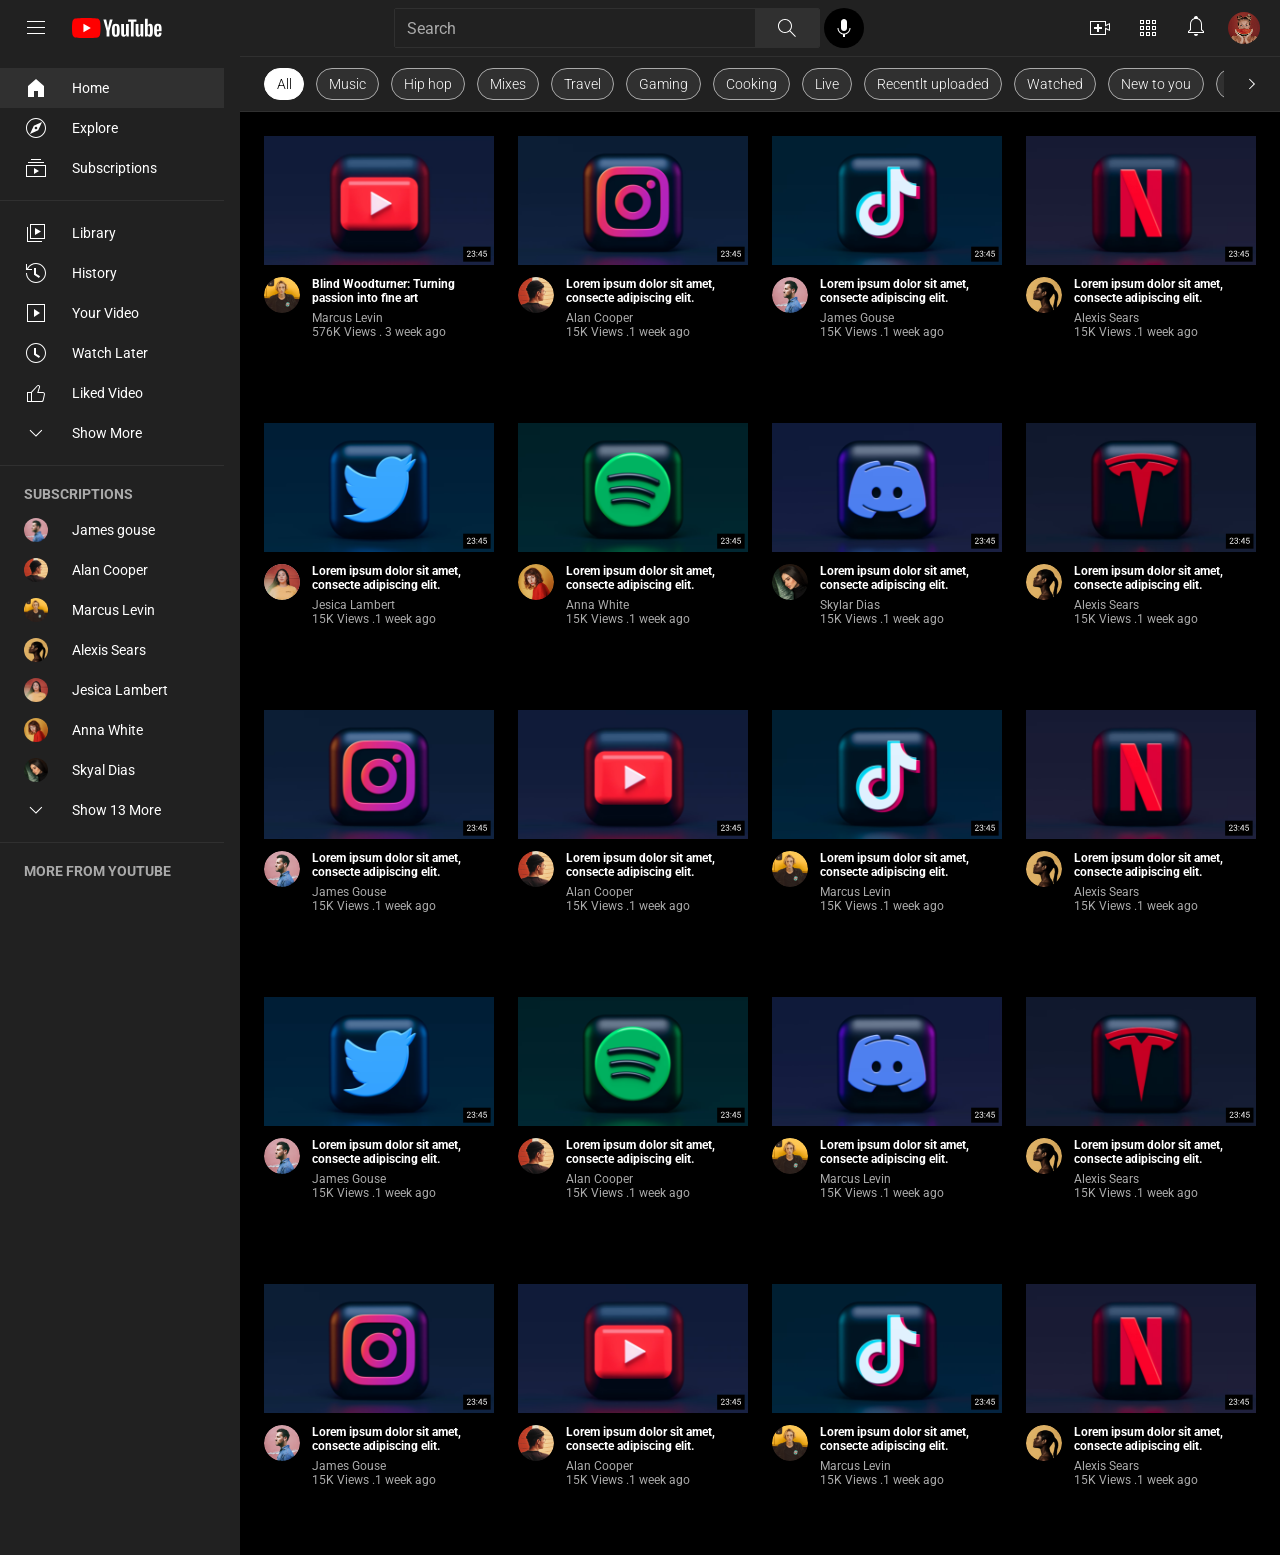
<file: index.html>
<!DOCTYPE html>
<html lang="ko">
<head>
    <meta charset="UTF-8">
    <meta name="viewport" content="width=device-width, initial-scale=1.0">
    <title>youtube 구현</title>

    <link rel="preconnect" href="https://fonts.googleapis.com">
    <link rel="preconnect" href="https://fonts.gstatic.com" crossorigin>
    <link href="https://fonts.googleapis.com/css2?family=Roboto:wght@300;400;500;700&display=swap" rel="stylesheet">

    <link rel="stylesheet" href="youtube-style.css">
    <link rel="stylesheet" href="home-style.css">
</head>
<body>
    <!-- 헤더 -->
    <header class="header">
        <div class="hd-sec1">
            <!-- 헤더 - 햄버거 버튼 -->
            <input type="checkbox" id="hamburger-toggle" class="hamburger-input">
            <label for="hamburger-toggle" class="hamburger">
                <img src="./img/youtube-index/header/hamburger.svg" alt="메뉴">
            </label>
            <!-- 유튜브 로고 -->
            <div class="main-logo">
                <img src="./img/youtube-index/header/youtube-logo.svg" alt="YouTube 로고">
            </div>
        </div>
        <div class="hd-sec2">
            <!-- 헤더 - 검색 바-->
            <div class="searchbar">
                <input type="text" placeholder="Search">
                <button type="search-submit" aria-label="검색실행">
                    <img src="./img/youtube-index/header/search.svg" alt="">
                </button>
            </div>
                <!-- 헤더 - 검색 바 - 버튼 마이크 사용 검색 -->
                <button class="mic-btn">
                    <img src="./img/youtube-index/header/mic-icon.svg" alt="음성 검색">
                </button>
        </div>
        <div class="hd-sec3">
            <!-- 헤더 - 네비 -->
            <nav class="menu">
            <!-- 헤더 - 네비 - Create 버튼 - Google Apps 버튼(지메일, 드라이브, 지도 등) - 알림 버튼 -->
                <ul class="h-nav">
                    <li class="create-btn">
                        <a href="#" class="create-btn"><img src="./img/youtube-index/header/create.svg" alt="만들기"></a>
                    </li>
                    <li class="apps-btn">
                        <a href="#" class="apps-btn"><img src="./img/youtube-index/header/apps.svg" alt="Google 앱"></a>
                    </li>
                    <li class="notification-btn">
                        <a href="#" class="notifications-btn"><img src="./img/youtube-index/header/notifications.svg" alt="알림"></a>
                    </li>
                    <!-- 프로필 + 드롭다운 메뉴 -->
                    <li class="profile-item">
                        <input type="checkbox" id="profile-toggle" class="profile-input">
                        <label for="profile-toggle" class="profile-btn">
                            <img src="./img/youtube-index/header/User-Avatar.png" alt="프로필">
                        </label>
                    
                        <div class="profile-drop">
                            <!-- 1. 프로필 카드 -->
                            <div class="drop-card">
                                <img src="./img/youtube-index/header/User-Avatar.png" class="drop-avatar" alt="">
                                <div class="profile-drop__info">
                                    <p class="drop-name">Ruby Han</p>
                                    <p class="drop-handle">@rubyhan</p>
                                    <a href="#" class="drop-channel-link">View your channel</a>
                                </div>
                            </div>
                        
                            <!-- 2. 계정 관련 -->
                            <div class="drop-section">
                                <a href="#" class="drop-item">
                                    <img src="./img/youtube-index/header/google-logo.png" class="drop-icon" alt="">
                                    <span>Google Account</span>
                                </a>
                                <a href="#" class="drop-item">
                                    <img src="./img/youtube-index/header/switch-account.png" class="drop-icon" alt="">
                                    <span>Switch account</span>
                                    <img src="./img/youtube-index/header/forward.png" class="drop-chevron" alt="">
                                </a>
                                <a href="#" class="drop-item">
                                    <img src="./img/youtube-index/header/logout.png" class="drop-icon" alt="">
                                    <span>Sign out</span>
                                </a>
                            </div>
                        
                            <!-- 3. Appearance / Language -->
                            <div class="drop-section">
                                <a href="#" class="drop-item">
                                    <img src="./img/youtube-index/header/design.png" class="drop-icon" alt="">
                                    <span>Appearance: Device theme</span>
                                    <img src="./img/youtube-index/header/forward.png" class="drop-chevron" alt="">
                                </a>
                                <a href="#" class="drop-item">
                                    <img src="./img/youtube-index/header/lang-change.png" class="drop-icon" alt="">
                                    <span>Language: English</span>
                                    <img src="./img/youtube-index/header/forward.png" class="drop-chevron" alt="">
                                </a>
                            </div>
                        
                            <!-- 4. Settings / Help  -->
                            <div class="drop-section">
                                <a href="#" class="drop-item">
                                    <img src="./img/youtube-index/header/setting.png" class="drop-icon" alt="">
                                    <span>Settings</span>
                                </a>
                                <a href="#" class="drop-item">
                                    <img src="./img/youtube-index/header/help.png" class="drop-icon" alt="">
                                    <span>Help</span>
                                </a>
                            </div>
                        </div>
                    </li>
                </ul>
            </nav>
        </div>
        
        
    </header>

    <div class="body-wrap">
        <!-- 사이드바 -->
        <aside class="sidebar">
        <!-- 사이드바 Home -->
        <!-- 사이드바 Explore -->
        <!-- 사이드바 Subscriptions -->
        <nav class="sidebar-nav1">
            <a href="#" class="sidenav-act is-active">
                <span>
                    <img src="./img/youtube-index/sidebar/home.svg" alt="">
                    <span class="menu-text">Home</span>
                </span>
            </a>
            <a href="#" class="sidenav-act">
                <span>
                    <img src="./img/youtube-index/sidebar/explore.svg" alt="">
                    <span class="menu-text">Explore</span>
                </span>
            </a>
            <a href="#" class="sidenav-act">
                <span>
                    <img src="./img/youtube-index/sidebar/subscriptions.svg" alt="">
                    <span class="menu-text">Subscriptions</span>
                </span>
            </a>
        </nav>
        
        <!-- 사이드바 Library -->
        <!-- 사이드바 History -->
        <!-- 사이드바 Your Video -->
        <!-- 사이드바 Watch Later -->
        <!-- 사이드바 Liked Videos -->
        <!-- 사이드바 - 아코디언 - Show More-->
        <nav class="sidebar-nav1">
            <a href="#" class="sidenav-act">
                <span>
                    <img src="./img/youtube-index/sidebar/Library.svg" alt="">
                    <span class="menu-text">Library</span>
                </span>
            </a>
            <a href="#" class="sidenav-act">
                <span>
                    <img src="./img/youtube-index/sidebar/History.svg" alt="">
                    <span class="menu-text">History</span>
                </span>
            </a>
            <a href="#" class="sidenav-act">
                <span>
                    <img src="./img/youtube-index/sidebar/Your%20Videos.svg" alt="">
                    <span class="menu-text">Your Video</span>
                </span>
            </a>
            <a href="#" class="sidenav-act">
                <span>
                    <img src="./img/youtube-index/sidebar/watchLater.svg" alt="">
                    <span class="menu-text">Watch Later</span>
                </span>
            </a>
            <a href="#" class="sidenav-act">
                <span>
                    <img src="./img/youtube-index/sidebar/Liked%20Videos.svg" alt="">
                    <span class="menu-text">Liked Video</span>
                </span>
            </a>
            <a href="#" class="sidenav-act">
                <span class="side-acc">
                    <img src="./img/youtube-index/sidebar/Show%20More.svg" alt="">
                    <span class="acc-btn">Show More</span>
                </span>
            </a>
        </nav>

        <!-- 사이드바 - 채널 - SUBSCRIPTIONS -->
        <!-- 사이드바 - 채널 - James Gouse -->
        <!-- 사이드바 - 채널 - Alan Cooper -->
        <!-- 사이드바 - 채널 - Marcus Levin -->
        <!-- 사이드바 - 채널 - Alexis Sears -->
        <!-- 사이드바 - 채널 - Jesica Lambert -->
        <!-- 사이드바 - 채널 - Anna White -->
        <!-- 사이드바 - 채널 - Skyal Dias -->

        <nav class="sidebar-nav2">
            <span>SUBSCRIPTIONS</span>
            <a href="#" class="sidenav-act">
                <span>
                    <img src="./img/youtube-index/sidebar/James%20Gouse.svg" alt="">
                    <span class="menu-text">James gouse</span>
                </span>
            </a>
            <a href="#" class="sidenav-act">
                <span>
                    <img src="./img/youtube-index/sidebar/Alan%20Cooper.svg" alt="">
                    <span class="menu-text">Alan Cooper</span>
                </span>
            </a>
            <a href="channel.html" class="sidenav-act">
                <span>
                    <img src="./img/youtube-index/sidebar/Marcus%20Levin.svg" alt="">
                    <span class="menu-text">Marcus Levin</span>
                </span>
            </a>
            <a href="#" class="sidenav-act">
                <span>
                    <img src="./img/youtube-index/sidebar/Alexis%20Sears.svg" alt="">
                    <span class="menu-text">Alexis Sears</span>
                </span>

            </a>
            <a href="#" class="sidenav-act">
                <span>
                    <img src="./img/youtube-index/sidebar/Jesica%20Lambert.svg" alt="">
                    <span class="menu-text">Jesica Lambert</span>
                </span>
            </a>
            <a href="#" class="sidenav-act">
                <span>
                    <img src="./img/youtube-index/sidebar/Anna%20White.svg" alt="">
                    <span class="menu-text">Anna White</span>
                </span>
            </a>
            <a href="#" class="sidenav-act">
                <span>
                    <img src="./img/youtube-index/sidebar/Skylar%20Dias.svg" alt="">
                    <span class="menu-text">Skyal Dias</span>
                </span>
            </a>
            <a href="#" class="sidenav-act">
                <span class="side-acc">
                    <img src="./img/youtube-index/sidebar/Show%2013%20more.svg" alt="">
                    <span class="acc-btn">Show 13 More</span>
                </span>
            </a>
        </nav>

        <!-- 사이드바 - MORE FROM YOUTUBE-->
        <!-- 사이드바 - Youtube Premium -->
        <!-- 사이드바 - Gaming -->
        <!-- 사이드바 - Live -->
        <!-- 사이드바 - Sports -->
        <nav class="sidebar-nav3">
            <span>MORE FROM YOUTUBE</span>
            <a href="#" class="sidenav-act">
                <span>
                    <img src="./img/youtube-index/sidebar/premium.svg" alt="">
                    <span class="menu-text">Youtube Premium</span>
                </span>
            </a>
            <a href="#" class="sidenav-act">
                <span>
                    <img src="./img/youtube-index/sidebar/gaming.svg" alt="">
                    <span class="menu-text">Gaming</span>
                </span>
            </a>
            <a href="#" class="sidenav-act">
                <span>
                    <img src="./img/youtube-index/sidebar/live.svg" alt="">
                    <span class="menu-text">Live</span>
                </span>
            </a>
            <a href="#" class="sidenav-act">
                <span>
                    <img src="./img/youtube-index/sidebar/sports.svg" alt="">
                    <span class="menu-text">Sports</span>
                </span>

            </a>
        </nav>

        <!-- 사이드바 - Settings -->
        <!-- 사이드바 - Report history -->
        <!-- 사이드바 - Help -->
        <!-- 사이드바 - Send feedback -->
        <nav class="sidebar-nav4">
            <a href="#" class="sidenav-act">
                <span>
                    <img src="./img/youtube-index/sidebar/settings.svg" alt="">
                    <span class="menu-text">Settings</span>
                </span>
            </a>
            <a href="#" class="sidenav-act">
                <span>
                    <img src="./img/youtube-index/sidebar/report.svg" alt="">
                    <span class="menu-text">Report history</span>
                </span>
            </a>
            <a href="#" class="sidenav-act">
                <span>
                    <img src="./img/youtube-index/sidebar/help.svg" alt="">
                    <span class="menu-text">Help</span>
                </span>
            </a>
            <a href="#" class="sidenav-act">
                <span>
                    <img src="./img/youtube-index/sidebar/feedback.svg" alt="">
                    <span class="menu-text">Send feedback</span>
                </span>
            </a>
        </nav>
        </aside>

        <!-- 메인 -->
        <main class="main-grid">
            <!-- 탭들 -->
            <nav class="top-menu">
                <ul class="menu-list">
                    <li><button class="menu-item active">All</li>
                    <li><button class="menu-item">Music</button></li>
                    <li><button class="menu-item">Hip hop</button></li>
                    <li><button class="menu-item">Mixes</button></li>
                    <li><button class="menu-item">Travel</button></li>
                    <li><button class="menu-item">Gaming</button></li>
                    <li><button class="menu-item">Cooking</button></li>
                    <li><button class="menu-item">Live</button></li>
                    <li><button class="menu-item">Recentlt uploaded</button></li>
                    <li><button class="menu-item">Watched</button></li>
                    <li><button class="menu-item">New to you</button></li>
                    <li><button class="menu-item">Comedy</button></li>
                    <li><button class="menu-item">Sports</button></li>
                    <li><button class="menu-item">News</button></li>
                    <li><button class="menu-item">Podcasts</button></li>
                    <li><button class="menu-item">Documentaries</button></li>
                    <li><button class="menu-item">Fashion</button></li>
                    <li><button class="menu-item">Tech</button></li>
                    <li><button class="menu-item">Fitness</button></li>
                    <li><button class="menu-item">Beauty</button></li>
                    <li><button class="menu-item">Movies</button></li>
                    <li><button class="menu-item">Education</button></li>
                    <li><button class="menu-item">Science</button></li>
                    <li><button class="menu-item">Animals</button></li>
                    <li><button class="menu-item">Automotive</button></li>
                    <li><button class="menu-item">DIY</button></li>
                    <li><button class="menu-item">History</button></li>
                </ul>
            <button class="arrow" aria-label="더보기">
                <img src="./img/youtube-index/main/arrow-right.svg" alt="">
            </button>
            </nav>
            <!-- 영상 그리드 -->
            <article class="grid">
            <div class="grid-item">
                <a href="video.html" class="grid-item">
                    <!-- 영상 -->
                    <div class="grid-video">
                        <img src="./img/youtube-index/main/yout.svg" alt="Blind Woodturner: Turning passion into fine art 썸네일">
                    </div>
                    <!-- VIDEO 페이지 연동 부분 -->
                    <div class="grid-desc">
                        <img src="./img/youtube-index/main/Marcus%20Levin.svg" alt="Marcus Levin 채널 프로필 사진">
                            <!-- 영상 제목 -->
                        <div class="grid-text">
                            <h3>Blind Woodturner: Turning passion into fine art</h3>
                            <!-- 영상 채널명 -->
                            <p>Marcus Levin</p>
                            <!-- 영상 조회수, 업로드 일자 -->
                            <p>576K Views . 3 week ago</p>
                        </div>
                    </div>
                </a>
            </div>
            <div class="grid-item">
                <a href="#" class="grid-item">
                    <!-- 영상 -->
                    <div class="grid-video">
                        <img src="./img/youtube-index/main/insta.svg" alt="Lorem ipsum dolor sit amet, consecte adipiscing elit. 썸네일">
                    </div>
                    <div class="grid-desc">
                        <img src="./img/youtube-index/main/Alan%20Cooper.svg" alt="Alan Cooper 채널 프로필 사진">
                        <div class="grid-text">
                            <h3>Lorem ipsum dolor sit amet, consecte adipiscing elit.</h3>
                            <!-- 영상 채널명 -->
                            <p>Alan Cooper</p>
                            <!-- 영상 조회수, 업로드 일자 -->
                            <p>15K Views .1 week ago</p>
                        </div>
                    </div>
                </a>
            </div>
            <div class="grid-item">
                <a href="#" class="grid-item">
                    <!-- 영상 -->
                    <div class="grid-video">
                        <img src="./img/youtube-index/main/tict.svg" alt="Lorem ipsum dolor sit amet, consecte adipiscing elit. 썸네일">
                    </div>
                    <div class="grid-desc">
                        <img src="./img/youtube-index/main/James%20Gouse.svg" alt="James Gouse 채널 프로필 사진">
                        <div class="grid-text">
                            <h3>Lorem ipsum dolor sit amet, consecte adipiscing elit.</h3>
                            <!-- 영상 채널명 -->
                            <p>James Gouse</p>
                            <!-- 영상 조회수, 업로드 일자 -->
                            <p>15K Views .1 week ago</p>
                        </div>
                    </div>
                </a>
            </div>
            <div class="grid-item">
                <a href="#" class="grid-item">
                    <!-- 영상 -->
                    <div class="grid-video">
                        <img src="./img/youtube-index/main/netf.svg" alt="Lorem ipsum dolor sit amet, consecte adipiscing elit. 썸네일">
                    </div>
                    <div class="grid-desc">
                        <img src="./img/youtube-index/main/Alexis%20Sears.svg" alt="Alexis Sears 채널 프로필 사진">
                        <div class="grid-text">
                            <!-- 영상 제목 -->
                            <h3>Lorem ipsum dolor sit amet, consecte adipiscing elit.</h3>
                            <!-- 영상 채널명 -->
                            <p>Alexis Sears</p>
                            <!-- 영상 조회수, 업로드 일자 -->
                            <p>15K Views .1 week ago</p>
                        </div>
                    </div>
                </a>
            </div>

            <div class="grid-item">
                <a href="#" class="grid-item">
                    <!-- 영상 -->
                    <div class="grid-video">
                        <img src="./img/youtube-index/main/twit.svg" alt="Lorem ipsum dolor sit amet, consecte adipiscing elit. 썸네일">
                    </div>
                    <div class="grid-desc">
                        <img src="./img/youtube-index/main/Jesica%20Lambert.svg" alt="Jesica Lambert 채널 프로필 사진">
                        <div class="grid-text">
                            <!-- 영상 제목 -->
                            <h3>Lorem ipsum dolor sit amet, consecte adipiscing elit.</h3>
                            <!-- 영상 채널명 -->
                            <p>Jesica Lambert</p>
                            <!-- 영상 조회수, 업로드 일자 -->
                            <p>15K Views .1 week ago</p>
                        </div>
                    </div>
                </a>
            </div>
            <div class="grid-item">
                <a href="#" class="grid-item">
                    <!-- 영상 -->
                    <div class="grid-video">
                        <img src="./img/youtube-index/main/spot.svg" alt="Lorem ipsum dolor sit amet, consecte adipiscing elit. 썸네일">
                    </div>
                    <div class="grid-desc">
                        <img src="./img/youtube-index/main/Anna%20White.svg" alt="Anna White 채널 프로필 사진">
                        <div class="grid-text">
                            <!-- 영상 제목 -->
                            <h3>Lorem ipsum dolor sit amet, consecte adipiscing elit.</h3>
                            <!-- 영상 채널명 -->
                            <p>Anna White</p>
                            <!-- 영상 조회수, 업로드 일자 -->
                            <p>15K Views .1 week ago</p>
                        </div>
                    </div>
                </a>
            </div>
            <div class="grid-item">
                <a href="#" class="grid-item">
                    <!-- 영상 -->
                    <div class="grid-video">
                        <img src="./img/youtube-index/main/disc.svg" alt="Lorem ipsum dolor sit amet, consecte adipiscing elit. 썸네일">
                    </div>
                    <div class="grid-desc">
                        <img src="./img/youtube-index/main/Skylar%20Dias.svg" alt="Skylar Dias 채널 프로필 사진">
                        <div class="grid-text">
                            <!-- 영상 제목 -->
                            <h3>Lorem ipsum dolor sit amet, consecte adipiscing elit.</h3>
                            <!-- 영상 채널명 -->
                            <p>Skylar Dias</p>
                            <!-- 영상 조회수, 업로드 일자 -->
                            <p>15K Views .1 week ago</p>
                        </div>
                    </div>
                </a>
            </div>
            <div class="grid-item">
                <a href="#" class="grid-item">
                    <!-- 영상 -->
                    <div class="grid-video">
                        <img src="./img/youtube-index/main/tesla.svg" alt="Lorem ipsum dolor sit amet, consecte adipiscing elit. 썸네일">
                    </div>
                    <div class="grid-desc">
                        <img src="./img/youtube-index/main/Alexis%20Sears.svg" alt="Alexis Sears 채널 프로필 사진">
                        <div class="grid-text">
                            <!-- 영상 제목 -->
                            <h3>Lorem ipsum dolor sit amet, consecte adipiscing elit.</h3>
                            <!-- 영상 채널명 -->
                            <p>Alexis Sears</p>
                            <!-- 영상 조회수, 업로드 일자 -->
                            <p>15K Views .1 week ago</p>
                        </div>
                    </div>
                </a>
            </div>
            <div class="grid-item">
                <a href="#" class="grid-item">
                    <!-- 영상 -->
                    <div class="grid-video">
                        <img src="./img/youtube-index/main/insta.svg" alt="Lorem ipsum dolor sit amet, consecte adipiscing elit. 썸네일">
                    </div>
                    <div class="grid-desc">
                        <img src="./img/youtube-index/main/James%20Gouse.svg" alt="James Gouse 채널 프로필 사진">
                        <div class="grid-text">
                            <!-- 영상 제목 -->
                            <h3>Lorem ipsum dolor sit amet, consecte adipiscing elit.</h3>
                            <!-- 영상 채널명 -->
                            <p>James Gouse</p>
                            <!-- 영상 조회수, 업로드 일자 -->
                            <p>15K Views .1 week ago</p>
                        </div>
                    </div>
                </a>
            </div>
            <div class="grid-item">
                <a href="#" class="grid-item">
                    <!-- 영상 -->
                    <div class="grid-video">
                        <img src="./img/youtube-index/main/yout.svg" alt="Lorem ipsum dolor sit amet, consecte adipiscing elit. 썸네일">
                    </div>
                    <div class="grid-desc">
                        <img src="./img/youtube-index/main/Alan%20Cooper.svg" alt="Alan Cooper 채널 프로필 사진">
                        <div class="grid-text">
                            <!-- 영상 제목 -->
                            <h3>Lorem ipsum dolor sit amet, consecte adipiscing elit.</h3>
                            <!-- 영상 채널명 -->
                            <p>Alan Cooper</p>
                            <!-- 영상 조회수, 업로드 일자 -->
                            <p>15K Views .1 week ago</p>
                        </div>
                    </div>
                </a>
            </div>
            <div class="grid-item">
                <a href="#" class="grid-item">
                    <!-- 영상 -->
                    <div class="grid-video">
                        <img src="./img/youtube-index/main/tict.svg" alt="Lorem ipsum dolor sit amet, consecte adipiscing elit. 썸네일">
                    </div>
                    <div class="grid-desc">
                        <img src="./img/youtube-index/main/Marcus%20Levin.svg" alt="Marcus Levin 채널 프로필 사진">
                        <div class="grid-text">
                            <!-- 영상 제목 -->
                            <h3>Lorem ipsum dolor sit amet, consecte adipiscing elit.</h3>
                            <!-- 영상 채널명 -->
                            <p>Marcus Levin</p>
                            <!-- 영상 조회수, 업로드 일자 -->
                            <p>15K Views .1 week ago</p>
                        </div>
                    </div>
                </a>
            </div>
            <div class="grid-item">
                <a href="#" class="grid-item">
                    <!-- 영상 -->
                    <div class="grid-video">
                        <img src="./img/youtube-index/main/netf.svg" alt="Lorem ipsum dolor sit amet, consecte adipiscing elit. 썸네일">
                    </div>
                    <div class="grid-desc">
                        <img src="./img/youtube-index/main/Alexis%20Sears.svg" alt="Alexis Sears 채널 프로필 사진">
                        <div class="grid-text">
                            <!-- 영상 제목 -->
                            <h3>Lorem ipsum dolor sit amet, consecte adipiscing elit.</h3>
                            <!-- 영상 채널명 -->
                            <p>Alexis Sears</p>
                            <!-- 영상 조회수, 업로드 일자 -->
                            <p>15K Views .1 week ago</p>
                        </div>
                    </div> 
                </a>
            </div>
            <div class="grid-item">
                <a href="#" class="grid-item">
                    <!-- 영상 -->
                    <div class="grid-video">
                        <img src="./img/youtube-index/main/twit.svg" alt="Lorem ipsum dolor sit amet, consecte adipiscing elit. 썸네일">
                    </div>
                    <div class="grid-desc">
                        <img src="./img/youtube-index/main/James%20Gouse.svg" alt="James Gouse 채널 프로필 사진">
                        <div class="grid-text">
                            <!-- 영상 제목 -->
                            <h3>Lorem ipsum dolor sit amet, consecte adipiscing elit.</h3>
                            <!-- 영상 채널명 -->
                            <p>James Gouse</p>
                            <!-- 영상 조회수, 업로드 일자 -->
                            <p>15K Views .1 week ago</p>
                        </div>
                    </div>
                </a>
            </div>
            <div class="grid-item">
                <a href="#" class="grid-item">
                    <!-- 영상 -->
                    <div class="grid-video">
                        <img src="./img/youtube-index/main/spot.svg" alt="Lorem ipsum dolor sit amet, consecte adipiscing elit. 썸네일">
                    </div>
                    <div class="grid-desc">
                        <img src="./img/youtube-index/main/Alan%20Cooper.svg" alt="Alan Cooper 채널 프로필 사진">
                        <div class="grid-text">
                            <!-- 영상 제목 -->
                            <h3>Lorem ipsum dolor sit amet, consecte adipiscing elit.</h3>
                            <!-- 영상 채널명 -->
                            <p>Alan Cooper</p>
                            <!-- 영상 조회수, 업로드 일자 -->
                            <p>15K Views .1 week ago</p>                        
                        </div>
                    </div>
                </a>
            </div>
            <div class="grid-item">
                <a href="#" class="grid-item">
                    <!-- 영상 -->
                    <div class="grid-video">
                        <img src="./img/youtube-index/main/disc.svg" alt="Lorem ipsum dolor sit amet, consecte adipiscing elit. 썸네일">
                    </div>
                    <div class="grid-desc">
                        <img src="./img/youtube-index/main/Marcus%20Levin.svg" alt="Marcus Levin 채널 프로필 사진">
                        <div class="grid-text">
                            <h3>Lorem ipsum dolor sit amet, consecte adipiscing elit.</h3>
                            <!-- 영상 채널명 -->
                            <p>Marcus Levin</p>
                            <!-- 영상 조회수, 업로드 일자 -->
                            <p>15K Views .1 week ago</p>                    
                        </div>
                    </div>
                </a>
            </div>
            <div class="grid-item">
                <a href="#" class="grid-item">
                    <!-- 영상 -->
                    <div class="grid-video">
                        <img src="./img/youtube-index/main/tesla.svg" alt="Lorem ipsum dolor sit amet, consecte adipiscing elit. 썸네일">
                    </div>
                    <div class="grid-desc">
                        <img src="./img/youtube-index/main/Alexis%20Sears.svg" alt="Alexis Sears 채널 프로필 사진">
                        <div class="grid-text">
                            <h3>Lorem ipsum dolor sit amet, consecte adipiscing elit.</h3>
                            <!-- 영상 채널명 -->
                            <p>Alexis Sears</p>
                            <!-- 영상 조회수, 업로드 일자 -->
                            <p>15K Views .1 week ago</p>    
                        </div>
                    </div>
                </a>
            </div>
            <div class="grid-item">
                <a href="#" class="grid-item">
                    <!-- 영상 -->
                    <div class="grid-video">
                        <img src="./img/youtube-index/main/insta.svg" alt="Lorem ipsum dolor sit amet, consecte adipiscing elit. 썸네일">
                    </div>
                    <div class="grid-desc">
                        <img src="./img/youtube-index/main/James%20Gouse.svg" alt="James Gouse 채널 프로필 사진">
                        <div class="grid-text">
                            <!-- 영상 제목 -->
                            <h3>Lorem ipsum dolor sit amet, consecte adipiscing elit.</h3>
                            <!-- 영상 채널명 -->
                            <p>James Gouse</p>
                            <!-- 영상 조회수, 업로드 일자 -->
                            <p>15K Views .1 week ago</p>
                        </div>
                    </div>
                </a>
            </div>
            <div class="grid-item">
                <a href="#" class="grid-item">
                    <!-- 영상 -->
                    <div class="grid-video">
                        <img src="./img/youtube-index/main/yout.svg" alt="Lorem ipsum dolor sit amet, consecte adipiscing elit. 썸네일">
                    </div>
                    <div class="grid-desc">
                        <img src="./img/youtube-index/main/Alan%20Cooper.svg" alt="Alan Cooper 채널 프로필 사진">
                        <div class="grid-text">
                            <!-- 영상 제목 -->
                            <h3>Lorem ipsum dolor sit amet, consecte adipiscing elit.</h3>
                            <!-- 영상 채널명 -->
                            <p>Alan Cooper</p>
                            <!-- 영상 조회수, 업로드 일자 -->
                            <p>15K Views .1 week ago</p>
                        </div>
                    </div>
                </a>
            </div>
            <div class="grid-item">
                <a href="#" class="grid-item">
                    <!-- 영상 -->
                    <div class="grid-video">
                        <img src="./img/youtube-index/main/tict.svg" alt="Lorem ipsum dolor sit amet, consecte adipiscing elit. 썸네일">
                    </div>
                    <div class="grid-desc">
                        <img src="./img/youtube-index/main/Marcus%20Levin.svg" alt="Marcus Levin 채널 프로필 사진">
                        <div class="grid-text">
                            <!-- 영상 제목 -->
                            <h3>Lorem ipsum dolor sit amet, consecte adipiscing elit.</h3>
                            <!-- 영상 채널명 -->
                            <p>Marcus Levin</p>
                            <!-- 영상 조회수, 업로드 일자 -->
                            <p>15K Views .1 week ago</p>
                        </div>
                    </div>
                </a>
            </div>
            <div class="grid-item">
                <a href="#" class="grid-item">
                    <!-- 영상 -->
                    <div class="grid-video">
                        <img src="./img/youtube-index/main/netf.svg" alt="Lorem ipsum dolor sit amet, consecte adipiscing elit. 썸네일">
                    </div>
                    <div class="grid-desc">
                        <img src="./img/youtube-index/main/Alexis%20Sears.svg" alt="Alexis Sears 채널 프로필 사진">
                        <div class="grid-text">
                            <!-- 영상 제목 -->
                            <h3>Lorem ipsum dolor sit amet, consecte adipiscing elit.</h3>
                            <!-- 영상 채널명 -->
                            <p>Alexis Sears</p>
                            <!-- 영상 조회수, 업로드 일자 -->
                            <p>15K Views .1 week ago</p>
                        </div>
                    </div>
                </a>
            </div>
            </article>
        </main>
    </div>
    
    <!-- 모바일/태블릿 전용 하단 내비게이션 -->
    <nav class="bottom-nav">
        <a href="#" class="nav-item">
            <img src="./img/youtube-index/sidebar/home.svg" alt="home">
        </a>
        <a href="#" class="nav-item">
            <img src="./img/youtube-index/sidebar/Your%20Videos.svg" alt="video">
        </a>
        <a href="#" class="nav-item">
            <img src="./img/youtube-index/sidebar/subscriptions.svg" alt="subs">
        </a>
        <a href="#" class="nav-item">
            <img src="./img/youtube-index/header/User-Avatar.png" alt="avatarimg">
        </a>
    </nav>

</body>
</html>
</file>
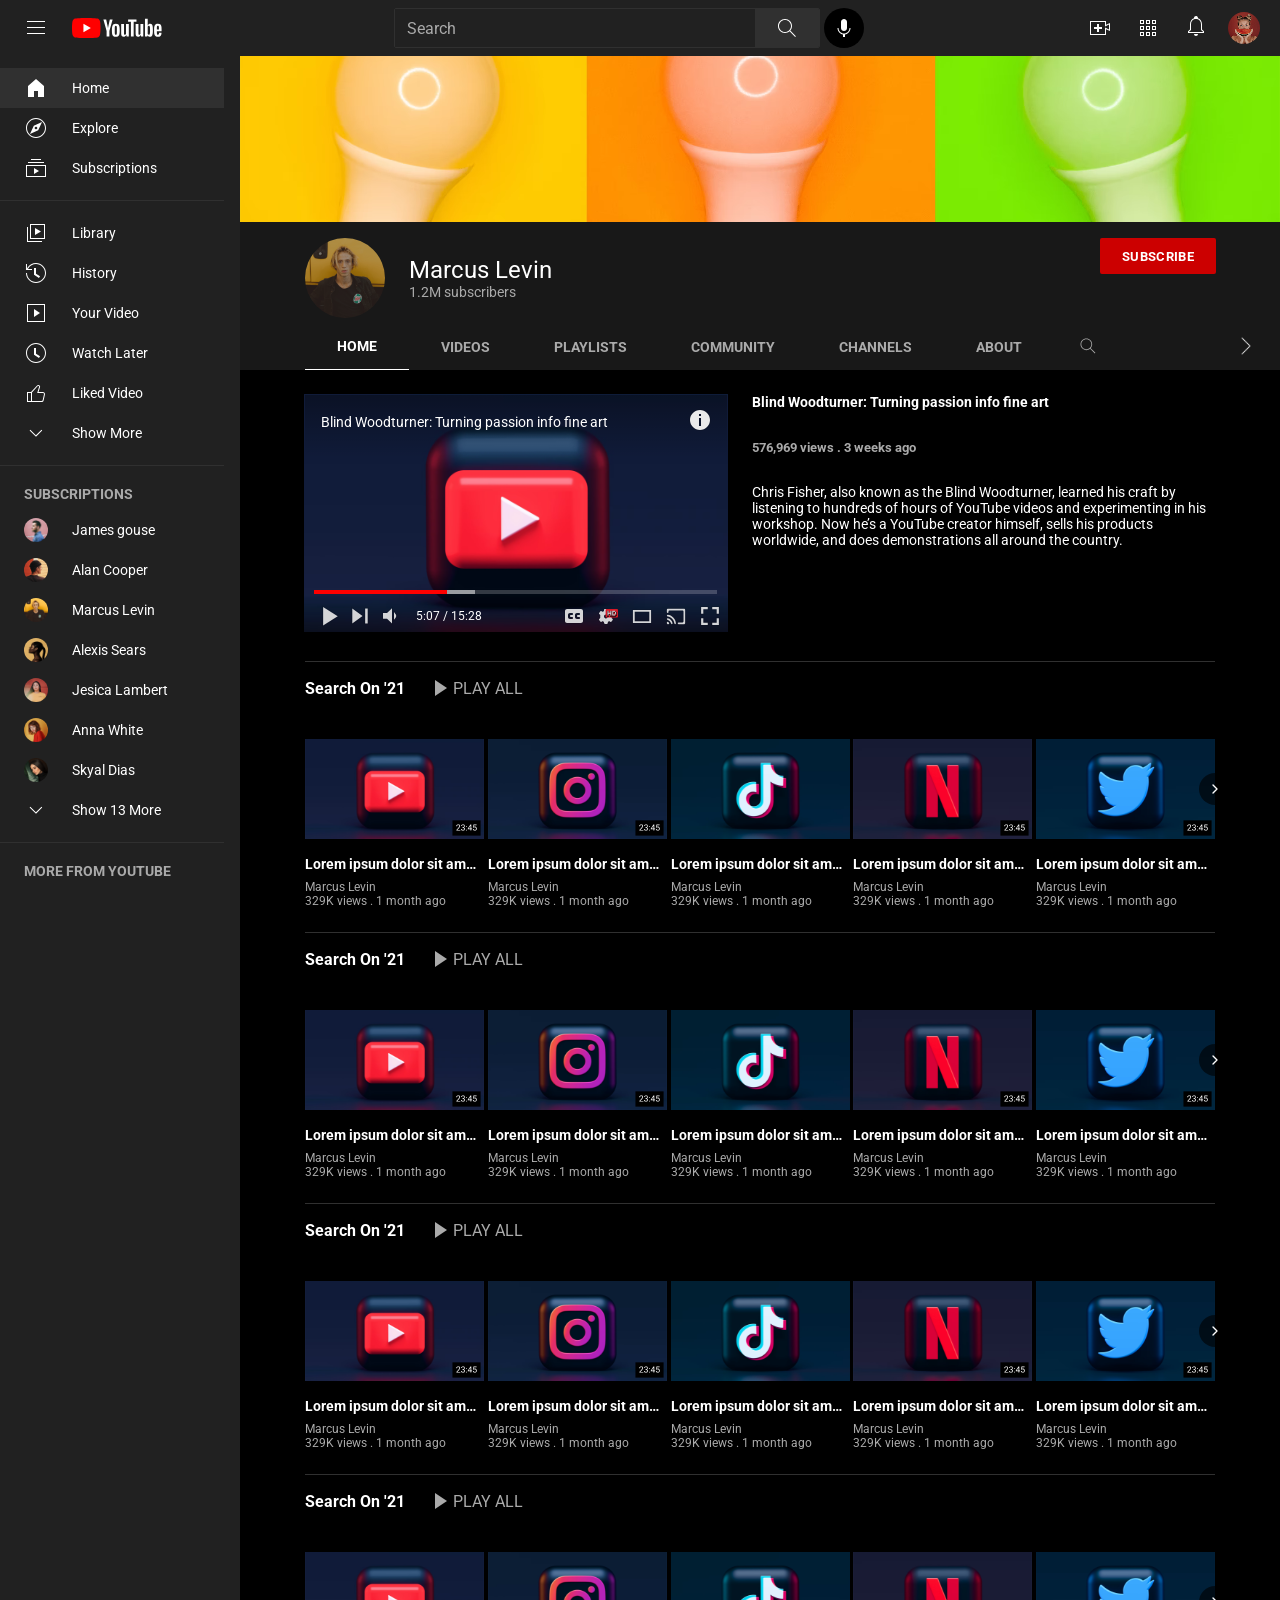
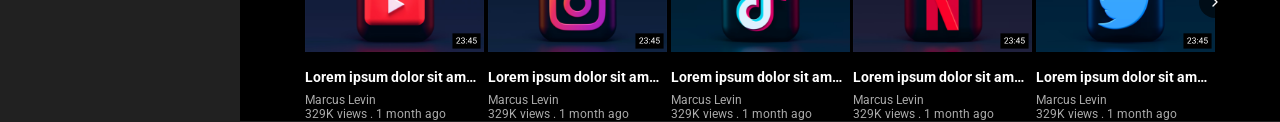
<file: channel.html>
<!DOCTYPE html>
<html lang="ko">
<head>
    <meta charset="UTF-8">
    <meta name="viewport" content="width=device-width, initial-scale=1.0">
    <title>youtube 구현 - channel page</title>
    <link rel="preconnect" href="https://fonts.googleapis.com">
    <link rel="preconnect" href="https://fonts.gstatic.com" crossorigin>
    <link href="https://fonts.googleapis.com/css2?family=Roboto:wght@300;400;500;700&display=swap" rel="stylesheet">
    
    <link rel="stylesheet" href="youtube-style.css">
    <link rel="stylesheet" href="channel-style.css">
</head>
<body>
    <!-- 헤더 -->
    <header class="header">
        <div class="hd-sec1">
            <!-- 헤더 - 햄버거 버튼 -->
            <input type="checkbox" id="hamburger-toggle" class="hamburger-input">
            <label for="hamburger-toggle" class="hamburger">
                <img src="./img/youtube-index/header/hamburger.svg" alt="메뉴">
            </label>
            <!-- 유튜브 로고 -->
            <a href="index.html" class="main-logo">
                <img src="./img/youtube-index/header/youtube-logo.svg" alt="YouTube 로고">
            </a>
        </div>
        <div class="hd-sec2">
            <!-- 헤더 - 검색 바-->
            <div class="searchbar">
                <input type="text" placeholder="Search">
                <button type="search-submit" aria-label="검색실행">
                    <img src="./img/youtube-index/header/search.svg" alt="">
                </button>
            </div>
                <!-- 헤더 - 검색 바 - 버튼 마이크 사용 검색 -->
                <button class="mic-btn">
                    <img src="./img/youtube-index/header/mic-icon.svg" alt="음성 검색">
                </button>
        </div>
        <div class="hd-sec3">
            <!-- 헤더 - 네비 -->
            <nav class="menu">
            <!-- 헤더 - 네비 - Create 버튼 - Google Apps 버튼(지메일, 드라이브, 지도 등) - 알림 버튼 -->
                <ul class="h-nav">
                    <li class="create-btn">
                        <a href="#" class="create-btn"><img src="./img/youtube-index/header/create.svg" alt="만들기"></a>
                    </li>
                    <li class="apps-btn">
                        <a href="#" class="apps-btn"><img src="./img/youtube-index/header/apps.svg" alt="Google 앱"></a>
                    </li>
                    <li class="notification-btn">
                        <a href="#" class="notifications-btn"><img src="./img/youtube-index/header/notifications.svg" alt="알림"></a>
                    </li>
                    <!-- 프로필 + 드롭다운 메뉴 -->
                    <li class="profile-item">
                        <input type="checkbox" id="profile-toggle" class="profile-input">
                        <label for="profile-toggle" class="profile-btn">
                            <img src="./img/youtube-index/header/User-Avatar.png" alt="프로필">
                        </label>
                    
                        <div class="profile-drop">
                            <!-- 1. 프로필 카드 -->
                            <div class="drop-card">
                                <img src="./img/youtube-index/header/User-Avatar.png" class="drop-avatar" alt="">
                                <div class="profile-drop__info">
                                    <p class="drop-name">Ruby Han</p>
                                    <p class="drop-handle">@rubyhan</p>
                                    <a href="#" class="drop-channel-link">View your channel</a>
                                </div>
                            </div>
                        
                            <!-- 2. 계정 관련 -->
                            <div class="drop-section">
                                <a href="#" class="drop-item">
                                    <img src="./img/youtube-index/header/google-logo.png" class="drop-icon" alt="">
                                    <span>Google Account</span>
                                </a>
                                <a href="#" class="drop-item">
                                    <img src="./img/youtube-index/header/switch-account.png" class="drop-icon" alt="">
                                    <span>Switch account</span>
                                    <img src="./img/youtube-index/header/forward.png" class="drop-chevron" alt="">
                                </a>
                                <a href="#" class="drop-item">
                                    <img src="./img/youtube-index/header/logout.png" class="drop-icon" alt="">
                                    <span>Sign out</span>
                                </a>
                            </div>
                        
                            <!-- 3. Appearance / Language -->
                            <div class="drop-section">
                                <a href="#" class="drop-item">
                                    <img src="./img/youtube-index/header/design.png" class="drop-icon" alt="">
                                    <span>Appearance: Device theme</span>
                                    <img src="./img/youtube-index/header/forward.png" class="drop-chevron" alt="">
                                </a>
                                <a href="#" class="drop-item">
                                    <img src="./img/youtube-index/header/lang-change.png" class="drop-icon" alt="">
                                    <span>Language: English</span>
                                    <img src="./img/youtube-index/header/forward.png" class="drop-chevron" alt="">
                                </a>
                            </div>
                        
                            <!-- 4. Settings / Help  -->
                            <div class="drop-section">
                                <a href="#" class="drop-item">
                                    <img src="./img/youtube-index/header/setting.png" class="drop-icon" alt="">
                                    <span>Settings</span>
                                </a>
                                <a href="#" class="drop-item">
                                    <img src="./img/youtube-index/header/help.png" class="drop-icon" alt="">
                                    <span>Help</span>
                                </a>
                            </div>
                        </div>
                    </li>
                </ul>
            </nav>
        </div>
        
        
    </header>

    <div class="body-wrap">
        <!-- 사이드바 -->
        <aside class="sidebar">
        <!-- 사이드바 Home -->
        <!-- 사이드바 Explore -->
        <!-- 사이드바 Subscriptions -->
        <nav class="sidebar-nav1">
            <a href="#" class="sidenav-act is-active">
                <span>
                    <img src="./img/youtube-index/sidebar/home.svg" alt="">
                    <span class="menu-text">Home</span>
                </span>
            </a>
            <a href="#" class="sidenav-act">
                <span>
                    <img src="./img/youtube-index/sidebar/explore.svg" alt="">
                    <span class="menu-text">Explore</span>
                </span>
            </a>
            <a href="#" class="sidenav-act">
                <span>
                    <img src="./img/youtube-index/sidebar/subscriptions.svg" alt="">
                    <span class="menu-text">Subscriptions</span>
                </span>
            </a>
        </nav>
        
        <!-- 사이드바 Library -->
        <!-- 사이드바 History -->
        <!-- 사이드바 Your Video -->
        <!-- 사이드바 Watch Later -->
        <!-- 사이드바 Liked Videos -->
        <!-- 사이드바 - 아코디언 - Show More-->
        <nav class="sidebar-nav1">
            <a href="#" class="sidenav-act">
                <span>
                    <img src="./img/youtube-index/sidebar/Library.svg" alt="">
                    <span class="menu-text">Library</span>
                </span>
            </a>
            <a href="#" class="sidenav-act">
                <span>
                    <img src="./img/youtube-index/sidebar/History.svg" alt="">
                    <span class="menu-text">History</span>
                </span>
            </a>
            <a href="#" class="sidenav-act">
                <span>
                    <img src="./img/youtube-index/sidebar/Your%20Videos.svg" alt="">
                    <span class="menu-text">Your Video</span>
                </span>
            </a>
            <a href="#" class="sidenav-act">
                <span>
                    <img src="./img/youtube-index/sidebar/watchLater.svg" alt="">
                    <span class="menu-text">Watch Later</span>
                </span>
            </a>
            <a href="#" class="sidenav-act">
                <span>
                    <img src="./img/youtube-index/sidebar/Liked%20Videos.svg" alt="">
                    <span class="menu-text">Liked Video</span>
                </span>
            </a>
            <a href="#" class="sidenav-act">
                <span class="side-acc">
                    <img src="./img/youtube-index/sidebar/Show%20More.svg" alt="">
                    <span class="acc-btn">Show More</span>
                </span>
            </a>
        </nav>

        <!-- 사이드바 - 채널 - SUBSCRIPTIONS -->
        <!-- 사이드바 - 채널 - James Gouse -->
        <!-- 사이드바 - 채널 - Alan Cooper -->
        <!-- 사이드바 - 채널 - Marcus Levin -->
        <!-- 사이드바 - 채널 - Alexis Sears -->
        <!-- 사이드바 - 채널 - Jesica Lambert -->
        <!-- 사이드바 - 채널 - Anna White -->
        <!-- 사이드바 - 채널 - Skyal Dias -->

        <nav class="sidebar-nav2">
            <span>SUBSCRIPTIONS</span>
            <a href="#" class="sidenav-act">
                <span>
                    <img src="./img/youtube-index/sidebar/James%20Gouse.svg" alt="">
                    <span class="menu-text">James gouse</span>
                </span>
            </a>
            <a href="#" class="sidenav-act">
                <span>
                    <img src="./img/youtube-index/sidebar/Alan%20Cooper.svg" alt="">
                    <span class="menu-text">Alan Cooper</span>
                </span>
            </a>
            <a href="channel.html" class="sidenav-act">
                <span>
                    <img src="./img/youtube-index/sidebar/Marcus%20Levin.svg" alt="">
                    <span class="menu-text">Marcus Levin</span>
                </span>
            </a>
            <a href="#" class="sidenav-act">
                <span>
                    <img src="./img/youtube-index/sidebar/Alexis%20Sears.svg" alt="">
                    <span class="menu-text">Alexis Sears</span>
                </span>

            </a>
            <a href="#" class="sidenav-act">
                <span>
                    <img src="./img/youtube-index/sidebar/Jesica%20Lambert.svg" alt="">
                    <span class="menu-text">Jesica Lambert</span>
                </span>
            </a>
            <a href="#" class="sidenav-act">
                <span>
                    <img src="./img/youtube-index/sidebar/Anna%20White.svg" alt="">
                    <span class="menu-text">Anna White</span>
                </span>
            </a>
            <a href="#" class="sidenav-act">
                <span>
                    <img src="./img/youtube-index/sidebar/Skylar%20Dias.svg" alt="">
                    <span class="menu-text">Skyal Dias</span>
                </span>
            </a>
            <a href="#" class="sidenav-act">
                <span class="side-acc">
                    <img src="./img/youtube-index/sidebar/Show%2013%20more.svg" alt="">
                    <span class="acc-btn">Show 13 More</span>
                </span>
            </a>
        </nav>

        <!-- 사이드바 - MORE FROM YOUTUBE-->
        <!-- 사이드바 - Youtube Premium -->
        <!-- 사이드바 - Gaming -->
        <!-- 사이드바 - Live -->
        <!-- 사이드바 - Sports -->
        <nav class="sidebar-nav3">
            <span>MORE FROM YOUTUBE</span>
            <a href="#" class="sidenav-act">
                <span>
                    <img src="./img/youtube-index/sidebar/premium.svg" alt="">
                    <span class="menu-text">Youtube Premium</span>
                </span>
            </a>
            <a href="#" class="sidenav-act">
                <span>
                    <img src="./img/youtube-index/sidebar/gaming.svg" alt="">
                    <span class="menu-text">Gaming</span>
                </span>
            </a>
            <a href="#" class="sidenav-act">
                <span>
                    <img src="./img/youtube-index/sidebar/live.svg" alt="">
                    <span class="menu-text">Live</span>
                </span>
            </a>
            <a href="#" class="sidenav-act">
                <span>
                    <img src="./img/youtube-index/sidebar/sports.svg" alt="">
                    <span class="menu-text">Sports</span>
                </span>

            </a>
        </nav>

        <!-- 사이드바 - Settings -->
        <!-- 사이드바 - Report history -->
        <!-- 사이드바 - Help -->
        <!-- 사이드바 - Send feedback -->
        <nav class="sidebar-nav4">
            <a href="#" class="sidenav-act">
                <span>
                    <img src="./img/youtube-index/sidebar/settings.svg" alt="">
                    <span class="menu-text">Settings</span>
                </span>
            </a>
            <a href="#" class="sidenav-act">
                <span>
                    <img src="./img/youtube-index/sidebar/report.svg" alt="">
                    <span class="menu-text">Report history</span>
                </span>
            </a>
            <a href="#" class="sidenav-act">
                <span>
                    <img src="./img/youtube-index/sidebar/help.svg" alt="">
                    <span class="menu-text">Help</span>
                </span>
            </a>
            <a href="#" class="sidenav-act">
                <span>
                    <img src="./img/youtube-index/sidebar/feedback.svg" alt="">
                    <span class="menu-text">Send feedback</span>
                </span>
            </a>
        </nav>
        </aside>
        <!-- 헤더와 메인을 감싸는 랩 -->
        <div class="main-wrap">
            <!-- 배너 -->
            <header class="banner">
            <!-- 배너 - 배너 사진 -->
            <img class="main-banner" src="./img/Channel/main-banner.svg" alt="Marcus Levin 채널 배너 이미지">
            <div class="banner-info-wrap">
                <!-- 배너 프사와 이름 구독자수 묶는 래퍼 -->
                <div class="info-left">
                    <!-- 배너 - 프로필 사진  -->
                    <img class="user-avatar" src="./img/Channel/Marcus%20Levin.svg" alt="Marcus Levin 채널 프로필 사진">
                    <!-- 프로필 이름과 구독자 수를 묶는 래퍼 -->
                    <div class="namesubs">
                        <!-- 배너 - 프로필 이름 / 구독자 수 -->
                        <p class="channel-name">Marcus Levin</p>
                        <p class="channel-subs">1.2M subscribers</p>
                    </div>
                </div>
                <!-- 구독 버튼 모달 -->
                <input type="radio" name="sub-state" id="state-unsub" class="subs-toggle-input" checked>
                <input type="radio" name="sub-state" id="state-sub" class="subs-toggle-input">
                <input type="radio" name="sub-state" id="state-modal" class="subs-toggle-input">

                <!-- 구독 전: 누르면 바로 구독 -->
                <label for="state-sub" class="subs-btn btn-subscribe">
                    <span class="subscribe-btn-text">SUBSCRIBE</span>
                </label>
                <!-- 구독 후: 누르면 취소 확인 모달 오픈 -->
                <label for="state-modal" class="subscribe-btn btn-subscribed">
                    <span class="subscribe-btn-text">SUBSCRIBED</span>
                </label>



            </div>
            <!-- 배너 탭 -->
            <div class="tabs">
                <input type="radio" name="channel-tab" id="tab-home" class="tab-input" checked>
                <label for="tab-home" class="tab-item">HOME</label>
            
                <input type="radio" name="channel-tab" id="tab-videos" class="tab-input">
                <label for="tab-videos" class="tab-item">VIDEOS</label>
            
                <input type="radio" name="channel-tab" id="tab-playlists" class="tab-input">
                <label for="tab-playlists" class="tab-item">PLAYLISTS</label>
            
                <input type="radio" name="channel-tab" id="tab-community" class="tab-input">
                <label for="tab-community" class="tab-item">COMMUNITY</label>
            
                <input type="radio" name="channel-tab" id="tab-channels" class="tab-input">
                <label for="tab-channels" class="tab-item">CHANNELS</label>
            
                <input type="radio" name="channel-tab" id="tab-about" class="tab-input">
                <label for="tab-about" class="tab-item">ABOUT</label>

                <!-- 검색 버튼 -->
                <button class="tab-search" aria-label="검색">
                    <img src="./img/Channel/ch-search.svg" alt="">
                </button>
            
                <!-- 더보기(화살표) 버튼 -->
                <button class="tab-forward" aria-label="더보기">
                    <img src="./img/Channel/ch-forward.png" alt="">
                </button>
            </div>


            </header>

            <main class="channel">

            <div class="tab-content" id="content-home">
                <!-- 메인 영상 -->
                <article class="video-box">
                    <div class="player">
                        <a href="video.html">
                            <img src="./img/video/video-player-yt.svg" class="player-img" alt="영상 재생 화면">
                        </a>                        <!-- 비디오 재생 화면 상단 구역 -->
                        <header class="player-frame">
                            <!-- 비디오 상단 제목 -->
                            <span class="player-title">Blind Woodturner: Turning passion info fine art</span>
                            <!-- 비디오 상단 정보 아이콘 -->
                            <button class="player-info-icon">
                                <img src="./img/video/ico-info.svg" alt="정보 아이콘">
                            </button>
                        </header>
                        <!-- 재생시간 바 -->
                        <div class="progress-bar">
                            <div class="buffered"></div>
                            <div class="played"></div>
                            <div class="handle"></div>
                        </div>

                        <!-- 비디오 재생 화면 하단 아이콘들 모음 -->
                        <footer class="player-controls">
                            <div class="ctr-left">
                                <button class="play-btn"><!-- 플레이 버튼 -->
                                    <img src="./img/video/ico-play.svg" alt="">
                                </button>

                                <!-- 다음 영상 버튼 -->
                                <button class="next-btn">
                                    <img src="./img/video/ico-next.svg" alt="">
                                </button>

                                <!-- 볼륨 버튼 -->
                                <button class="volume-btn">
                                    <img src="./img/video/ico-sound.svg" alt="">
                                </button>

                                <!-- 재생 시간 -->
                                <span class="time">5:07 / 15:28</span>
                            </div>    
                            <!-- 우측 버튼 모음 -->
                            <div class="player-settings">
                                <!-- 자막 버튼 -->
                                <button class="caption-btn">
                                    <img src="./img/video/ico-titles.svg" alt="">
                                </button>

                                <!-- 화질 설정 버튼 -->
                                <button class="quality-btn">
                                    <img src="./img/video/ico-hd.svg" alt="">
                                </button>

                                <!-- 작은 화면 버튼 -->
                                <button class="theater-btn">
                                    <img src="./img/video/ico-theater.svg" alt="">
                                </button>

                                <!-- 미러링 버튼 -->
                                <button class="miniplayer-btn">
                                    <img src="./img/video/ico-tv.svg" alt="">
                                </button>

                                <!-- 풀 스크린 버튼 -->
                                <button class="fullscreen-btn">
                                    <img src="./img/video/ico-fullscreen.svg" alt="">
                                </button>
                            </div>
                        </footer>
                    </div>

                    <!-- 메인 영상 - 영상 -->
                    <div class="video-desc">
                        <!-- 메인 영상 - 영상 제목 -->
                        <h2>Blind Woodturner: Turning passion info fine art</h2>
                        <!-- 메인 영상 - 영상 조회수 , 업로드 일자 -->
                        <p class="desc-view">576,969 views . 3 weeks ago</p>
                        <!-- 메인 영상 - 영상 설명 -->
                        <p class="desc-detail">Chris Fisher, also known as the Blind Woodturner, 
                            learned his craft by listening to hundreds of hours of YouTube videos 
                            and experimenting in his workshop. Now he’s a YouTube creator himself, 
                            sells his products worldwide, and does demonstrations all around the country.</p>
                    </div>

                </article>

                <!-- 플레이리스트 * 4-->
                <article class="playlist">
                        <div class="playlist-part"> <!-- Playlist 1 -->
                            <header class="list-name">
                                <!-- 플레이리스트 - 제목, 버튼 감싸는 랩 -->
                                <div class="list-wrap">
                                    <!-- 플레이리스트 - 제목 -->
                                    <span>Search On '21</span>
                                    <!-- 플레이리스트 - 전체 재생 버튼 PLAY ALL -->
                                    <div class="play-all">
                                        <img src="./img/Channel/playall.svg" alt="">
                                        <span>PLAY ALL</span>
                                    </div>
                                </div>
                            </header>
                        </div>
                        <!-- 플레이리스트 파트 감싸는 랩 -->
                        <div class="part-wrap">
                            <div class="playlist-item">
                                <div class="vd-sec">
                                    <img src="./img/Channel/list-img-yt.svg" alt="YouTube 영상 썸네일">

                                </div>
                                <!-- 플레이리스트 - 영상 제목 -->
                                <h4>Lorem ipsum dolor sit amet, consecte...</h4>
                                <!-- 플레이리스트 - 채널명 -->
                                <p>Marcus Levin</p>
                                <!-- 플레이리스트 - 조회수, 업로드 일자 -->
                                <p>329K views . 1 month ago</p>
                            </div>

                            <div class="playlist-item">
                                <div class="vd-sec">
                                    <img src="./img/Channel/list-img-ig.svg" alt="Instagram 영상 썸네일">
                                </div>
                                <!-- 플레이리스트 - 영상 제목 -->
                                <h4>Lorem ipsum dolor sit amet, consecte...</h4>
                                <!-- 플레이리스트 - 채널명 -->
                                <p>Marcus Levin</p>
                                <!-- 플레이리스트 - 조회수, 업로드 일자 -->
                                <p>329K views . 1 month ago</p>
                            </div>

                            <div class="playlist-item">
                                <div class="vd-sec">
                                    <img src="./img/Channel/list-img-tict.svg" alt="TikTok 영상 썸네일">
                                </div>
                                <!-- 플레이리스트 - 영상 제목 -->
                                <h4>Lorem ipsum dolor sit amet, consecte...</h4>
                                <!-- 플레이리스트 - 채널명 -->
                                <p>Marcus Levin</p>
                                <!-- 플레이리스트 - 조회수, 업로드 일자 -->
                                <p>329K views . 1 month ago</p>
                            </div>

                            <div class="playlist-item">
                                <div class="vd-sec">
                                    <img src="./img/Channel/list-img-nf.svg" alt="Netflix 영상 썸네일">
                                </div>
                                <!-- 플레이리스트 - 영상 제목 -->
                                <h4>Lorem ipsum dolor sit amet, consecte...</h4>
                                <!-- 플레이리스트 - 채널명 -->
                                <p>Marcus Levin</p>
                                <!-- 플레이리스트 - 조회수, 업로드 일자 -->
                                <p>329K views . 1 month ago</p>
                            </div>

                            <div class="playlist-item">
                                <div class="vd-sec">
                                    <img src="./img/Channel/list-img-twit.svg" alt="Twitter 영상 썸네일">
                                </div>
                                <!-- 플레이리스트 - 영상 제목 -->
                                <h4>Lorem ipsum dolor sit amet, consecte...</h4>
                                <!-- 플레이리스트 - 채널명 -->
                                <p>Marcus Levin</p>
                                <!-- 플레이리스트 - 조회수, 업로드 일자 -->
                                <p>329K views . 1 month ago</p>
                            </div>

                            <button class="playlist-more" aria-label="더보기" type="button">
                                <svg viewBox="0 0 24 24" width="16" height="16" fill="none" xmlns="http://www.w3.org/2000/svg">
                                    <path d="M9 6l6 6-6 6" stroke="currentColor" stroke-width="2" stroke-linecap="round" stroke-linejoin="round"/>
                                </svg>
                            </button>

                        </div>



                        <div class="playlist-part"> <!-- Playlist 2 -->
                            <header class="list-name">
                                <!-- 플레이리스트 - 제목, 버튼 감싸는 랩 -->
                                <div class="list-wrap">
                                    <!-- 플레이리스트 - 제목 -->
                                    <span>Search On '21</span>
                                    <!-- 플레이리스트 - 전체 재생 버튼 PLAY ALL -->
                                    <div class="play-all">
                                        <img src="./img/Channel/playall.svg" alt="">
                                        <span>PLAY ALL</span>
                                    </div>
                                </div>
                            </header>
                        </div>
                        <!-- 플레이리스트 파트 감싸는 랩 -->
                        <div class="part-wrap">
                            <div class="playlist-item">
                                <div class="vd-sec">
                                    <img src="./img/Channel/list-img-yt.svg" alt="YouTube 영상 썸네일">
                                </div>
                                <!-- 플레이리스트 - 영상 제목 -->
                                <h4>Lorem ipsum dolor sit amet, consecte...</h4>
                                <!-- 플레이리스트 - 채널명 -->
                                <p>Marcus Levin</p>
                                <!-- 플레이리스트 - 조회수, 업로드 일자 -->
                                <p>329K views . 1 month ago</p>
                            </div>

                            <div class="playlist-item">
                                <div class="vd-sec">
                                    <img src="./img/Channel/list-img-ig.svg" alt="Instagram 영상 썸네일">
                                </div>
                                <!-- 플레이리스트 - 영상 제목 -->
                                <h4>Lorem ipsum dolor sit amet, consecte...</h4>
                                <!-- 플레이리스트 - 채널명 -->
                                <p>Marcus Levin</p>
                                <!-- 플레이리스트 - 조회수, 업로드 일자 -->
                                <p>329K views . 1 month ago</p>
                            </div>

                            <div class="playlist-item">
                                <div class="vd-sec">
                                    <img src="./img/Channel/list-img-tict.svg" alt="TikTok 영상 썸네일">
                                </div>
                                <!-- 플레이리스트 - 영상 제목 -->
                                <h4>Lorem ipsum dolor sit amet, consecte...</h4>
                                <!-- 플레이리스트 - 채널명 -->
                                <p>Marcus Levin</p>
                                <!-- 플레이리스트 - 조회수, 업로드 일자 -->
                                <p>329K views . 1 month ago</p>
                            </div>

                            <div class="playlist-item">
                                <div class="vd-sec">
                                    <img src="./img/Channel/list-img-nf.svg" alt="Netflix 영상 썸네일">
                                </div>
                                <!-- 플레이리스트 - 영상 제목 -->
                                <h4>Lorem ipsum dolor sit amet, consecte...</h4>
                                <!-- 플레이리스트 - 채널명 -->
                                <p>Marcus Levin</p>
                                <!-- 플레이리스트 - 조회수, 업로드 일자 -->
                                <p>329K views . 1 month ago</p>
                            </div>

                            <div class="playlist-item">
                                <div class="vd-sec">
                                    <img src="./img/Channel/list-img-twit.svg" alt="Twitter 영상 썸네일">
                                </div>
                                <!-- 플레이리스트 - 영상 제목 -->
                                <h4>Lorem ipsum dolor sit amet, consecte...</h4>
                                <!-- 플레이리스트 - 채널명 -->
                                <p>Marcus Levin</p>
                                <!-- 플레이리스트 - 조회수, 업로드 일자 -->
                                <p>329K views . 1 month ago</p>
                            </div>

                            <button class="playlist-more" aria-label="더보기" type="button">
                                <svg viewBox="0 0 24 24" width="16" height="16" fill="none" xmlns="http://www.w3.org/2000/svg">
                                    <path d="M9 6l6 6-6 6" stroke="currentColor" stroke-width="2" stroke-linecap="round" stroke-linejoin="round"/>
                                </svg>
                            </button>

                        </div>

                        <div class="playlist-part"> <!-- Playlist 3 -->
                            <header class="list-name">
                                <!-- 플레이리스트 - 제목, 버튼 감싸는 랩 -->
                                <div class="list-wrap">
                                    <!-- 플레이리스트 - 제목 -->
                                    <span>Search On '21</span>
                                    <!-- 플레이리스트 - 전체 재생 버튼 PLAY ALL -->
                                    <div class="play-all">
                                        <img src="./img/Channel/playall.svg" alt="">
                                        <span>PLAY ALL</span>
                                    </div>
                                </div>
                            </header>
                        </div>
                        <!-- 플레이리스트 파트 감싸는 랩 -->
                        <div class="part-wrap">
                            <div class="playlist-item">
                                <div class="vd-sec">
                                    <img src="./img/Channel/list-img-yt.svg" alt="YouTube 영상 썸네일">
                                </div>
                                <!-- 플레이리스트 - 영상 제목 -->
                                <h4>Lorem ipsum dolor sit amet, consecte...</h4>
                                <!-- 플레이리스트 - 채널명 -->
                                <p>Marcus Levin</p>
                                <!-- 플레이리스트 - 조회수, 업로드 일자 -->
                                <p>329K views . 1 month ago</p>
                            </div>

                            <div class="playlist-item">
                                <div class="vd-sec">
                                    <img src="./img/Channel/list-img-ig.svg" alt="Instagram 영상 썸네일">
                                </div>
                                <!-- 플레이리스트 - 영상 제목 -->
                                <h4>Lorem ipsum dolor sit amet, consecte...</h4>
                                <!-- 플레이리스트 - 채널명 -->
                                <p>Marcus Levin</p>
                                <!-- 플레이리스트 - 조회수, 업로드 일자 -->
                                <p>329K views . 1 month ago</p>
                            </div>

                            <div class="playlist-item">
                                <div class="vd-sec">
                                    <img src="./img/Channel/list-img-tict.svg" alt="TikTok 영상 썸네일">
                                </div>
                                <!-- 플레이리스트 - 영상 제목 -->
                                <h4>Lorem ipsum dolor sit amet, consecte...</h4>
                                <!-- 플레이리스트 - 채널명 -->
                                <p>Marcus Levin</p>
                                <!-- 플레이리스트 - 조회수, 업로드 일자 -->
                                <p>329K views . 1 month ago</p>
                            </div>

                            <div class="playlist-item">
                                <div class="vd-sec">
                                    <img src="./img/Channel/list-img-nf.svg" alt="Netflix 영상 썸네일">
                                </div>
                                <!-- 플레이리스트 - 영상 제목 -->
                                <h4>Lorem ipsum dolor sit amet, consecte...</h4>
                                <!-- 플레이리스트 - 채널명 -->
                                <p>Marcus Levin</p>
                                <!-- 플레이리스트 - 조회수, 업로드 일자 -->
                                <p>329K views . 1 month ago</p>
                            </div>

                            <div class="playlist-item">
                                <div class="vd-sec">
                                    <img src="./img/Channel/list-img-twit.svg" alt="Twitter 영상 썸네일">
                                </div>
                                <!-- 플레이리스트 - 영상 제목 -->
                                <h4>Lorem ipsum dolor sit amet, consecte...</h4>
                                <!-- 플레이리스트 - 채널명 -->
                                <p>Marcus Levin</p>
                                <!-- 플레이리스트 - 조회수, 업로드 일자 -->
                                <p>329K views . 1 month ago</p>
                            </div>

                            <button class="playlist-more" aria-label="더보기" type="button">
                                <svg viewBox="0 0 24 24" width="16" height="16" fill="none" xmlns="http://www.w3.org/2000/svg">
                                    <path d="M9 6l6 6-6 6" stroke="currentColor" stroke-width="2" stroke-linecap="round" stroke-linejoin="round"/>
                                </svg>
                            </button>

                        </div>

                        <div class="playlist-part"> <!-- Playlist 4 -->
                            <header class="list-name">
                                <!-- 플레이리스트 - 제목, 버튼 감싸는 랩 -->
                                <div class="list-wrap">
                                    <!-- 플레이리스트 - 제목 -->
                                    <span>Search On '21</span>
                                    <!-- 플레이리스트 - 전체 재생 버튼 PLAY ALL -->
                                    <div class="play-all">
                                        <img src="./img/Channel/playall.svg" alt="">
                                        <span>PLAY ALL</span>
                                    </div>
                                </div>
                            </header>
                        </div>
                        <!-- 플레이리스트 파트 감싸는 랩 -->
                        <div class="part-wrap">
                            <div class="playlist-item">
                                <div class="vd-sec">
                                    <img src="./img/Channel/list-img-yt.svg" alt="YouTube 영상 썸네일">
                                </div>
                                <!-- 플레이리스트 - 영상 제목 -->
                                <h4>Lorem ipsum dolor sit amet, consecte...</h4>
                                <!-- 플레이리스트 - 채널명 -->
                                <p>Marcus Levin</p>
                                <!-- 플레이리스트 - 조회수, 업로드 일자 -->
                                <p>329K views . 1 month ago</p>
                            </div>

                            <div class="playlist-item">
                                <div class="vd-sec">
                                    <img src="./img/Channel/list-img-ig.svg" alt="Instagram 영상 썸네일">
                                </div>
                                <!-- 플레이리스트 - 영상 제목 -->
                                <h4>Lorem ipsum dolor sit amet, consecte...</h4>
                                <!-- 플레이리스트 - 채널명 -->
                                <p>Marcus Levin</p>
                                <!-- 플레이리스트 - 조회수, 업로드 일자 -->
                                <p>329K views . 1 month ago</p>
                            </div>

                            <div class="playlist-item">
                                <div class="vd-sec">
                                    <img src="./img/Channel/list-img-tict.svg" alt="TikTok 영상 썸네일">
                                </div>
                                <!-- 플레이리스트 - 영상 제목 -->
                                <h4>Lorem ipsum dolor sit amet, consecte...</h4>
                                <!-- 플레이리스트 - 채널명 -->
                                <p>Marcus Levin</p>
                                <!-- 플레이리스트 - 조회수, 업로드 일자 -->
                                <p>329K views . 1 month ago</p>
                            </div>

                            <div class="playlist-item">
                                <div class="vd-sec">
                                    <img src="./img/Channel/list-img-nf.svg" alt="Netflix 영상 썸네일">
                                </div>
                                <!-- 플레이리스트 - 영상 제목 -->
                                <h4>Lorem ipsum dolor sit amet, consecte...</h4>
                                <!-- 플레이리스트 - 채널명 -->
                                <p>Marcus Levin</p>
                                <!-- 플레이리스트 - 조회수, 업로드 일자 -->
                                <p>329K views . 1 month ago</p>
                            </div>

                            <div class="playlist-item">
                                <div class="vd-sec">
                                    <img src="./img/Channel/list-img-twit.svg" alt="Twitter 영상 썸네일">
                                </div>
                                <!-- 플레이리스트 - 영상 제목 -->
                                <h4>Lorem ipsum dolor sit amet, consecte...</h4>
                                <!-- 플레이리스트 - 채널명 -->
                                <p>Marcus Levin</p>
                                <!-- 플레이리스트 - 조회수, 업로드 일자 -->
                                <p>329K views . 1 month ago</p>
                            </div>

                            <button class="playlist-more" aria-label="더보기" type="button">
                                <svg viewBox="0 0 24 24" width="16" height="16" fill="none" xmlns="http://www.w3.org/2000/svg">
                                    <path d="M9 6l6 6-6 6" stroke="currentColor" stroke-width="2" stroke-linecap="round" stroke-linejoin="round"/>
                                </svg>
                            </button>

                        </div>
                </article>
            </div> <!-- HOME 콘텐츠 끝-->


            <div class="tab-content" id="content-videos">비디오 콘텐츠</div>
            <div class="tab-content" id="content-playlists">플레이리스트 콘텐츠</div>
            <div class="tab-content" id="content-community">커뮤니티 콘텐츠</div>
            <div class="tab-content" id="content-channels">채널 콘텐츠</div>
            <div class="tab-content" id="content-about">소개 콘텐츠</div>

            </main>
            
        </div>
    </div>
    <!-- 모바일/태블릿 전용 하단 내비게이션 -->
    <nav class="bottom-nav">
        <a href="#" class="nav-item">
            <img src="./img/youtube-index/sidebar/home.svg" alt="">
        </a>
        <a href="#" class="nav-item">
            <img src="./img/youtube-index/sidebar/Your Videos.svg" alt="">
        </a>
        <a href="#" class="nav-item">
            <img src="./img/youtube-index/sidebar/subscriptions.svg" alt="">
        </a>
        <a href="#" class="nav-item">
            <img src="./img/youtube-index/header/User-Avatar.png" alt="">
        </a>
    </nav>

    <!-- 모달 위치 문서 최상위 -->
    <div class="modal-overlay">
        <div class="modal-box">
            <div class="modal-text-box">
                <p class="modal-name">Marcus Levin</p>
                <p class="modal-text">구독을 취소하시겠습니까?</p>
            </div>
            <div class="modal-actions">
                <!-- 취소: 모달만 닫기 -->
                <label for="state-sub" class="modal-btn modal-cancel">취소</label>
                <!-- 구독 취소: 구독 안 함 상태로 변경 -> 모달도 자동으로 닫힘 -->
                <label for="state-unsub" class="modal-btn modal-confirm">구독 취소</label>
            </div>
        </div>
    </div>




</body>
</html>
</file>
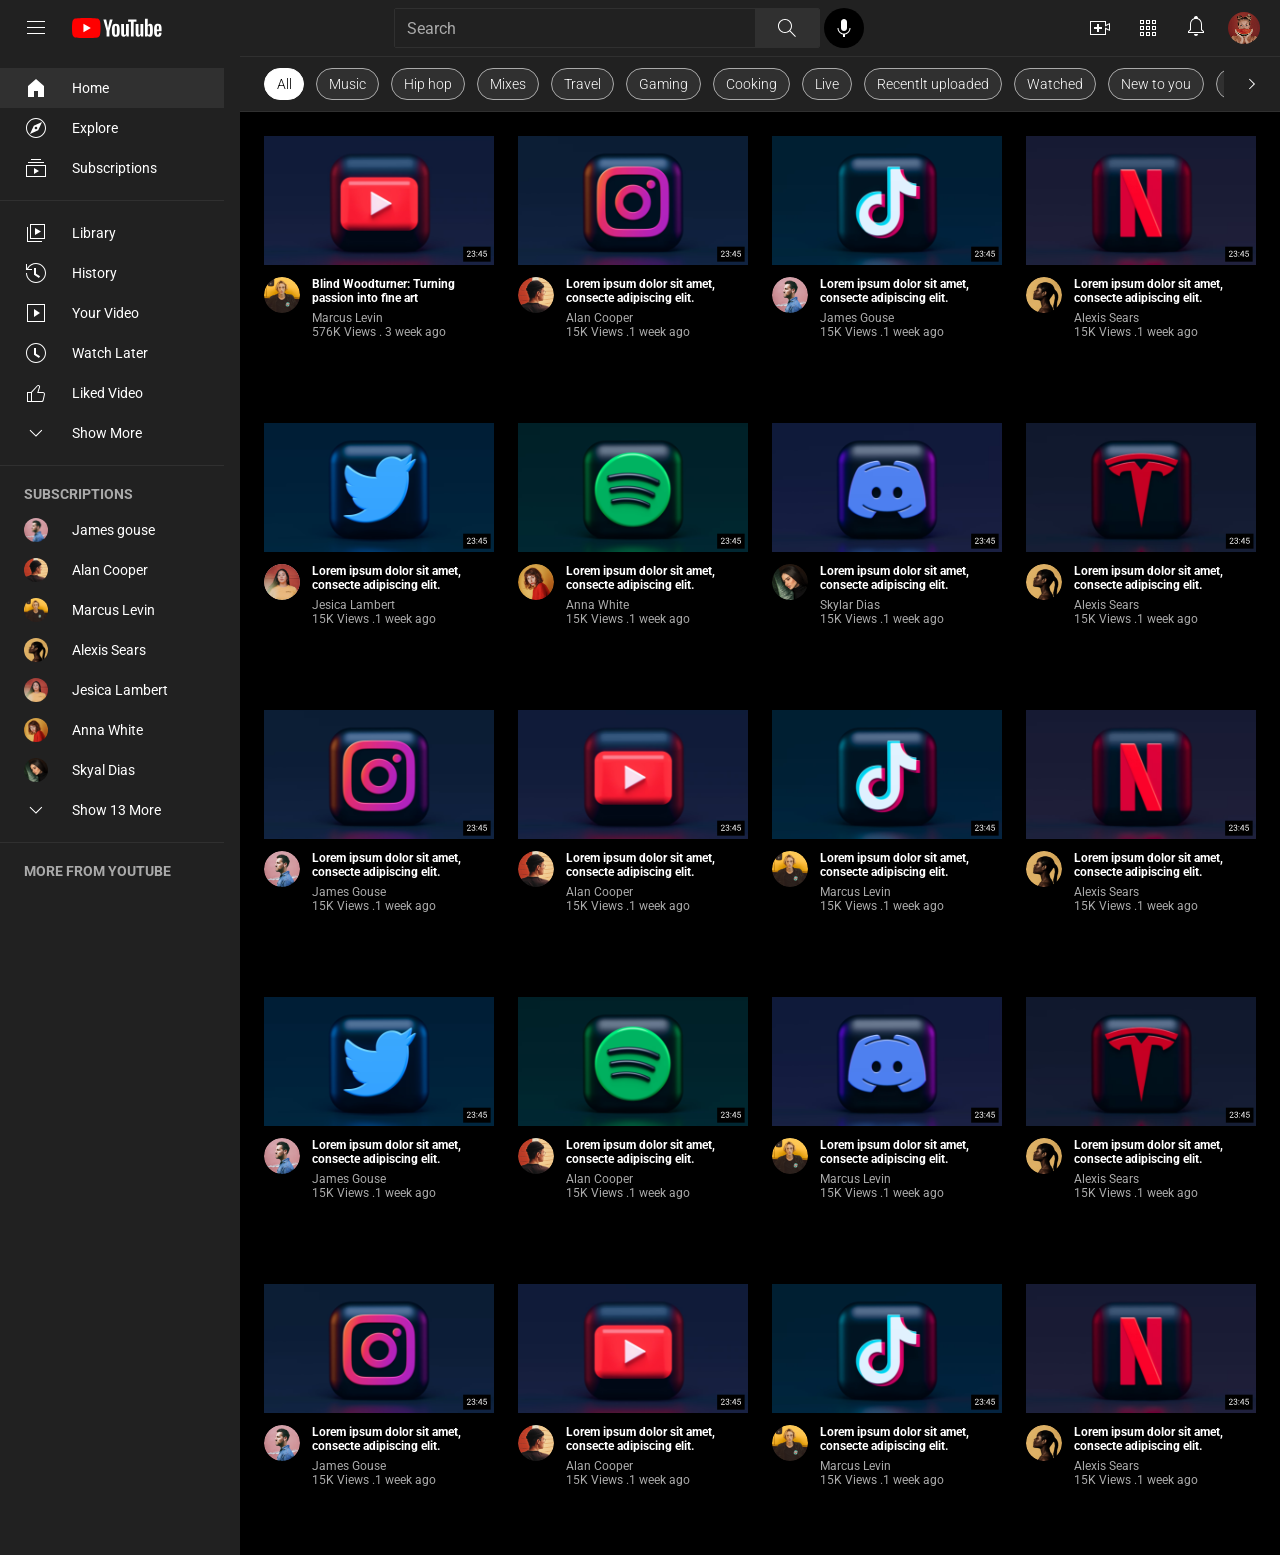
<file: youtube-index.html>
<!DOCTYPE html>
<html lang="ko">
<head>
    <meta charset="UTF-8">
    <meta name="viewport" content="width=device-width, initial-scale=1.0">
    <title>youtube 구현</title>

    <link rel="preconnect" href="https://fonts.googleapis.com">
    <link rel="preconnect" href="https://fonts.gstatic.com" crossorigin>
    <link href="https://fonts.googleapis.com/css2?family=Roboto:wght@300;400;500;700&display=swap" rel="stylesheet">

    <link rel="stylesheet" href="youtube-style.css">
    <link rel="stylesheet" href="home-style.css">
</head>
<body>
    <!-- 헤더 -->
    <header class="header">
        <div class="hd-sec1">
            <!-- 헤더 - 햄버거 버튼 -->
            <input type="checkbox" id="hamburger-toggle" class="hamburger-input">
            <label for="hamburger-toggle" class="hamburger">
                <img src="./img/youtube-index/header/hamburger.svg" alt="메뉴">
            </label>
            <!-- 유튜브 로고 -->
            <div class="main-logo">
                <img src="./img/youtube-index/header/youtube-logo.svg">
            </div>
        </div>
        <div class="hd-sec2">
            <!-- 헤더 - 검색 바-->
            <div class="searchbar">
                <input type="text" placeholder="Search">
                <button type="search-submit" aria-label="검색실행">
                    <img src="./img/youtube-index/header/search.svg">
                </button>
            </div>
                <!-- 헤더 - 검색 바 - 버튼 마이크 사용 검색 -->
                <button class="mic-btn">
                    <img src="./img/youtube-index/header/mic-icon.svg">
                </button>
        </div>
        <div class="hd-sec3">
            <!-- 헤더 - 네비 -->
            <nav class="menu">
            <!-- 헤더 - 네비 - Create 버튼 - Google Apps 버튼(지메일, 드라이브, 지도 등) - 알림 버튼 -->
                <ul class="h-nav">
                    <li class="create-btn">
                        <a href="#" class="create-btn"><img src="./img/youtube-index/header/create.svg"></a>
                    </li>
                    <li class="apps-btn">
                        <a href="#" class="apps-btn"><img src="./img/youtube-index/header/apps.svg"></a>
                    </li>
                    <li class="notification-btn">
                        <a href="#" class="notifications-btn"><img src="./img/youtube-index/header/notifications.svg"></a>
                    </li>
                    <!-- 프로필 + 드롭다운 메뉴 -->
                    <li class="profile-item">
                        <input type="checkbox" id="profile-toggle" class="profile-input">
                        <label for="profile-toggle" class="profile-btn">
                            <img src="./img/youtube-index/header/User-Avatar.png" alt="프로필">
                        </label>
                    
                        <div class="profile-drop">
                            <!-- 1. 프로필 카드 -->
                            <div class="drop-card">
                                <img src="./img/youtube-index/header/User-Avatar.png" class="drop-avatar">
                                <div class="profile-drop__info">
                                    <p class="drop-name">Ruby Han</p>
                                    <p class="drop-handle">@rubyhan</p>
                                    <a href="#" class="drop-channel-link">View your channel</a>
                                </div>
                            </div>
                        
                            <!-- 2. 계정 관련 -->
                            <div class="drop-section">
                                <a href="#" class="drop-item">
                                    <img src="./img/youtube-index/header/google-logo.png" class="drop-icon">
                                    <span>Google Account</span>
                                </a>
                                <a href="#" class="drop-item">
                                    <img src="./img/youtube-index/header/switch-account.png" class="drop-icon">
                                    <span>Switch account</span>
                                    <img src="./img/youtube-index/header/forward.png" class="drop-chevron">
                                </a>
                                <a href="#" class="drop-item">
                                    <img src="./img/youtube-index/header/logout.png" class="drop-icon">
                                    <span>Sign out</span>
                                </a>
                            </div>
                        
                            <!-- 3. Appearance / Language -->
                            <div class="drop-section">
                                <a href="#" class="drop-item">
                                    <img src="./img/youtube-index/header/design.png" class="drop-icon">
                                    <span>Appearance: Device theme</span>
                                    <img src="./img/youtube-index/header/forward.png" class="drop-chevron">
                                </a>
                                <a href="#" class="drop-item">
                                    <img src="./img/youtube-index/header/lang-change.png" class="drop-icon">
                                    <span>Language: English</span>
                                    <img src="./img/youtube-index/header/forward.png" class="drop-chevron">
                                </a>
                            </div>
                        
                            <!-- 4. Settings / Help  -->
                            <div class="drop-section">
                                <a href="#" class="drop-item">
                                    <img src="./img/youtube-index/header/setting.png" class="drop-icon">
                                    <span>Settings</span>
                                </a>
                                <a href="#" class="drop-item">
                                    <img src="./img/youtube-index/header/help.png" class="drop-icon">
                                    <span>Help</span>
                                </a>
                            </div>
                        </div>
                    </li>
                </ul>
            </nav>
        </div>
        
        
    </header>

    <div class="body-wrap">
        <!-- 사이드바 -->
        <aside class="sidebar">
        <!-- 사이드바 Home -->
        <!-- 사이드바 Explore -->
        <!-- 사이드바 Subscriptions -->
        <nav class="sidebar-nav1">
            <a href="#" class="sidenav-act is-active">
                <span>
                    <img src="./img/youtube-index/sidebar/home.svg">
                    <span class="menu-text">Home</span>
                </span>
            </a>
            <a href="#" class="sidenav-act">
                <span>
                    <img src="./img/youtube-index/sidebar/explore.svg">
                    <span class="menu-text">Explore</span>
                </span>
            </a>
            <a href="#" class="sidenav-act">
                <span>
                    <img src="./img/youtube-index/sidebar/subscriptions.svg">
                    <span class="menu-text">Subscriptions</span>
                </span>
            </a>
        </nav>
        
        <!-- 사이드바 Library -->
        <!-- 사이드바 History -->
        <!-- 사이드바 Your Video -->
        <!-- 사이드바 Watch Later -->
        <!-- 사이드바 Liked Videos -->
        <!-- 사이드바 - 아코디언 - Show More-->
        <nav class="sidebar-nav1">
            <a href="#" class="sidenav-act">
                <span>
                    <img src="./img/youtube-index/sidebar/Library.svg">
                    <span class="menu-text">Library</span>
                </span>
            </a>
            <a href="#" class="sidenav-act">
                <span>
                    <img src="./img/youtube-index/sidebar/History.svg">
                    <span class="menu-text">History</span>
                </span>
            </a>
            <a href="#" class="sidenav-act">
                <span>
                    <img src="./img/youtube-index/sidebar/Your Videos.svg">
                    <span class="menu-text">Your Video</span>
                </span>
            </a>
            <a href="#" class="sidenav-act">
                <span>
                    <img src="./img/youtube-index/sidebar/watchLater.svg">
                    <span class="menu-text">Watch Later</span>
                </span>
            </a>
            <a href="#" class="sidenav-act">
                <span>
                    <img src="./img/youtube-index/sidebar/Liked Videos.svg">
                    <span class="menu-text">Liked Video</span>
                </span>
            </a>
            <a href="#" class="sidenav-act">
                <span class="side-acc">
                    <img src="./img/youtube-index/sidebar/Show More.svg">
                    <span class="acc-btn">Show More</span>
                </span>
            </a>
        </nav>

        <!-- 사이드바 - 채널 - SUBSCRIPTIONS -->
        <!-- 사이드바 - 채널 - James Gouse -->
        <!-- 사이드바 - 채널 - Alan Cooper -->
        <!-- 사이드바 - 채널 - Marcus Levin -->
        <!-- 사이드바 - 채널 - Alexis Sears -->
        <!-- 사이드바 - 채널 - Jesica Lambert -->
        <!-- 사이드바 - 채널 - Anna White -->
        <!-- 사이드바 - 채널 - Skyal Dias -->

        <nav class="sidebar-nav2">
            <span>SUBSCRIPTIONS</span>
            <a href="#" class="sidenav-act">
                <span>
                    <img src="./img/youtube-index/sidebar/James Gouse.svg">
                    <span class="menu-text">James gouse</span>
                </span>
            </a>
            <a href="#" class="sidenav-act">
                <span>
                    <img src="./img/youtube-index/sidebar/Alan Cooper.svg">
                    <span class="menu-text">Alan Cooper</span>
                </span>
            </a>
            <a href="channel.html" class="sidenav-act">
                <span>
                    <img src="./img/youtube-index/sidebar/Marcus Levin.svg">
                    <span class="menu-text">Marcus Levin</span>
                </span>
            </a>
            <a href="#" class="sidenav-act">
                <span>
                    <img src="./img/youtube-index/sidebar/Alexis Sears.svg">
                    <span class="menu-text">Alexis Sears</span>
                </span>

            </a>
            <a href="#" class="sidenav-act">
                <span>
                    <img src="./img/youtube-index/sidebar/Jesica Lambert.svg">
                    <span class="menu-text">Jesica Lambert</span>
                </span>
            </a>
            <a href="#" class="sidenav-act">
                <span>
                    <img src="./img/youtube-index/sidebar/Anna White.svg">
                    <span class="menu-text">Anna White</span>
                </span>
            </a>
            <a href="#" class="sidenav-act">
                <span>
                    <img src="./img/youtube-index/sidebar/Skylar Dias.svg">
                    <span class="menu-text">Skyal Dias</span>
                </span>
            </a>
            <a href="#" class="sidenav-act">
                <span class="side-acc">
                    <img src="./img/youtube-index/sidebar/Show 13 more.svg">
                    <span class="acc-btn">Show 13 More</span>
                </span>
            </a>
        </nav>

        <!-- 사이드바 - MORE FROM YOUTUBE-->
        <!-- 사이드바 - Youtube Premium -->
        <!-- 사이드바 - Gaming -->
        <!-- 사이드바 - Live -->
        <!-- 사이드바 - Sports -->
        <nav class="sidebar-nav3">
            <span>MORE FROM YOUTUBE</span>
            <a href="#" class="sidenav-act">
                <span>
                    <img src="./img/youtube-index/sidebar/premium.svg">
                    <span class="menu-text">Youtube Premium</span>
                </span>
            </a>
            <a href="#" class="sidenav-act">
                <span>
                    <img src="./img/youtube-index/sidebar/gaming.svg">
                    <span class="menu-text">Gaming</span>
                </span>
            </a>
            <a href="#" class="sidenav-act">
                <span>
                    <img src="./img/youtube-index/sidebar/live.svg">
                    <span class="menu-text">Live</span>
                </span>
            </a>
            <a href="#" class="sidenav-act">
                <span>
                    <img src="./img/youtube-index/sidebar/sports.svg">
                    <span class="menu-text">Sports</span>
                </span>

            </a>
        </nav>

        <!-- 사이드바 - Settings -->
        <!-- 사이드바 - Report history -->
        <!-- 사이드바 - Help -->
        <!-- 사이드바 - Send feedback -->
        <nav class="sidebar-nav4">
            <a href="#" class="sidenav-act">
                <span>
                    <img src="./img/youtube-index/sidebar/settings.svg">
                    <span class="menu-text">Settings</span>
                </span>
            </a>
            <a href="#" class="sidenav-act">
                <span>
                    <img src="./img/youtube-index/sidebar/report.svg">
                    <span class="menu-text">Report history</span>
                </span>
            </a>
            <a href="#" class="sidenav-act">
                <span>
                    <img src="./img/youtube-index/sidebar/help.svg">
                    <span class="menu-text">Help</span>
                </span>
            </a>
            <a href="#" class="sidenav-act">
                <span>
                    <img src="./img/youtube-index/sidebar/feedback.svg">
                    <span class="menu-text">Send feedback</span>
                </span>
            </a>
        </nav>
        </aside>

        <!-- 메인 -->
        <main class="main-grid">
            <!-- 탭들 -->
            <nav class="top-menu">
                <ul class="menu-list">
                    <li><button class="menu-item active">All</li>
                    <li><button class="menu-item">Music</button></li>
                    <li><button class="menu-item">Hip hop</button></li>
                    <li><button class="menu-item">Mixes</button></li>
                    <li><button class="menu-item">Travel</button></li>
                    <li><button class="menu-item">Gaming</button></li>
                    <li><button class="menu-item">Cooking</button></li>
                    <li><button class="menu-item">Live</button></li>
                    <li><button class="menu-item">Recentlt uploaded</button></li>
                    <li><button class="menu-item">Watched</button></li>
                    <li><button class="menu-item">New to you</button></li>
                    <li><button class="menu-item">Comedy</button></li>
                    <li><button class="menu-item">Sports</button></li>
                    <li><button class="menu-item">News</button></li>
                    <li><button class="menu-item">Podcasts</button></li>
                    <li><button class="menu-item">Documentaries</button></li>
                    <li><button class="menu-item">Fashion</button></li>
                    <li><button class="menu-item">Tech</button></li>
                    <li><button class="menu-item">Fitness</button></li>
                    <li><button class="menu-item">Beauty</button></li>
                    <li><button class="menu-item">Movies</button></li>
                    <li><button class="menu-item">Education</button></li>
                    <li><button class="menu-item">Science</button></li>
                    <li><button class="menu-item">Animals</button></li>
                    <li><button class="menu-item">Automotive</button></li>
                    <li><button class="menu-item">DIY</button></li>
                    <li><button class="menu-item">History</button></li>
                </ul>
            <button class="arrow" aria-label="더보기">
                <img src="./img/youtube-index/main/arrow-right.svg" alt="">
            </button>
            </nav>
            <!-- 영상 그리드 -->
            <article class="grid">
            <div class="grid-item">
                <a href="video.html" class="grid-item">
                    <!-- 영상 -->
                    <div class="grid-video">
                        <img src="./img/youtube-index/main/yout.svg">
                    </div>
                    <!-- VIDEO 페이지 연동 부분 -->
                    <div class="grid-desc">
                        <img src="./img/youtube-index/main/Marcus Levin.svg">
                            <!-- 영상 제목 -->
                        <div class="grid-text">
                            <h3>Blind Woodturner: Turning passion into fine art</h3>
                            <!-- 영상 채널명 -->
                            <p>Marcus Levin</p>
                            <!-- 영상 조회수, 업로드 일자 -->
                            <p>576K Views . 3 week ago</p>
                        </div>
                    </div>
                </a>
            </div>
            <div class="grid-item">
                <a href="#" class="grid-item">
                    <!-- 영상 -->
                    <div class="grid-video">
                        <img src="./img/youtube-index/main/insta.svg">
                    </div>
                    <div class="grid-desc">
                        <img src="./img/youtube-index/main/Alan Cooper.svg">
                        <div class="grid-text">
                            <h3>Lorem ipsum dolor sit amet, consecte adipiscing elit.</h3>
                            <!-- 영상 채널명 -->
                            <p>Alan Cooper</p>
                            <!-- 영상 조회수, 업로드 일자 -->
                            <p>15K Views .1 week ago</p>
                        </div>
                    </div>
                </a>
            </div>
            <div class="grid-item">
                <a href="#" class="grid-item">
                    <!-- 영상 -->
                    <div class="grid-video">
                        <img src="./img/youtube-index/main/tict.svg">
                    </div>
                    <div class="grid-desc">
                        <img src="./img/youtube-index/main/James Gouse.svg">
                        <div class="grid-text">
                            <h3>Lorem ipsum dolor sit amet, consecte adipiscing elit.</h3>
                            <!-- 영상 채널명 -->
                            <p>James Gouse</p>
                            <!-- 영상 조회수, 업로드 일자 -->
                            <p>15K Views .1 week ago</p>
                        </div>
                    </div>
                </a>
            </div>
            <div class="grid-item">
                <a href="#" class="grid-item">
                    <!-- 영상 -->
                    <div class="grid-video">
                        <img src="./img/youtube-index/main/netf.svg">
                    </div>
                    <div class="grid-desc">
                        <img src="./img/youtube-index/main/Alexis Sears.svg">
                        <div class="grid-text">
                            <!-- 영상 제목 -->
                            <h3>Lorem ipsum dolor sit amet, consecte adipiscing elit.</h3>
                            <!-- 영상 채널명 -->
                            <p>Alexis Sears</p>
                            <!-- 영상 조회수, 업로드 일자 -->
                            <p>15K Views .1 week ago</p>
                        </div>
                    </div>
                </a>
            </div>

            <div class="grid-item">
                <a href="#" class="grid-item">
                    <!-- 영상 -->
                    <div class="grid-video">
                        <img src="./img/youtube-index/main/twit.svg">
                    </div>
                    <div class="grid-desc">
                        <img src="./img/youtube-index/main/Jesica Lambert.svg">
                        <div class="grid-text">
                            <!-- 영상 제목 -->
                            <h3>Lorem ipsum dolor sit amet, consecte adipiscing elit.</h3>
                            <!-- 영상 채널명 -->
                            <p>Jesica Lambert</p>
                            <!-- 영상 조회수, 업로드 일자 -->
                            <p>15K Views .1 week ago</p>
                        </div>
                    </div>
                </a>
            </div>
            <div class="grid-item">
                <a href="#" class="grid-item">
                    <!-- 영상 -->
                    <div class="grid-video">
                        <img src="./img/youtube-index/main/spot.svg">
                    </div>
                    <div class="grid-desc">
                        <img src="./img/youtube-index/main/Anna White.svg">
                        <div class="grid-text">
                            <!-- 영상 제목 -->
                            <h3>Lorem ipsum dolor sit amet, consecte adipiscing elit.</h3>
                            <!-- 영상 채널명 -->
                            <p>Anna White</p>
                            <!-- 영상 조회수, 업로드 일자 -->
                            <p>15K Views .1 week ago</p>
                        </div>
                    </div>
                </a>
            </div>
            <div class="grid-item">
                <a href="#" class="grid-item">
                    <!-- 영상 -->
                    <div class="grid-video">
                        <img src="./img/youtube-index/main/disc.svg">
                    </div>
                    <div class="grid-desc">
                        <img src="./img/youtube-index/main/Skylar Dias.svg">
                        <div class="grid-text">
                            <!-- 영상 제목 -->
                            <h3>Lorem ipsum dolor sit amet, consecte adipiscing elit.</h3>
                            <!-- 영상 채널명 -->
                            <p>Skylar Dias</p>
                            <!-- 영상 조회수, 업로드 일자 -->
                            <p>15K Views .1 week ago</p>
                        </div>
                    </div>
                </a>
            </div>
            <div class="grid-item">
                <a href="#" class="grid-item">
                    <!-- 영상 -->
                    <div class="grid-video">
                        <img src="./img/youtube-index/main/tesla.svg">
                    </div>
                    <div class="grid-desc">
                        <img src="./img/youtube-index/main/Alexis Sears.svg">
                        <div class="grid-text">
                            <!-- 영상 제목 -->
                            <h3>Lorem ipsum dolor sit amet, consecte adipiscing elit.</h3>
                            <!-- 영상 채널명 -->
                            <p>Alexis Sears</p>
                            <!-- 영상 조회수, 업로드 일자 -->
                            <p>15K Views .1 week ago</p>
                        </div>
                    </div>
                </a>
            </div>
            <div class="grid-item">
                <a href="#" class="grid-item">
                    <!-- 영상 -->
                    <div class="grid-video">
                        <img src="./img/youtube-index/main/insta.svg">
                    </div>
                    <div class="grid-desc">
                        <img src="./img/youtube-index/main/James Gouse.svg">
                        <div class="grid-text">
                            <!-- 영상 제목 -->
                            <h3>Lorem ipsum dolor sit amet, consecte adipiscing elit.</h3>
                            <!-- 영상 채널명 -->
                            <p>James Gouse</p>
                            <!-- 영상 조회수, 업로드 일자 -->
                            <p>15K Views .1 week ago</p>
                        </div>
                    </div>
                </a>
            </div>
            <div class="grid-item">
                <a href="#" class="grid-item">
                    <!-- 영상 -->
                    <div class="grid-video">
                        <img src="./img/youtube-index/main/yout.svg">
                    </div>
                    <div class="grid-desc">
                        <img src="./img/youtube-index/main/Alan Cooper.svg">
                        <div class="grid-text">
                            <!-- 영상 제목 -->
                            <h3>Lorem ipsum dolor sit amet, consecte adipiscing elit.</h3>
                            <!-- 영상 채널명 -->
                            <p>Alan Cooper</p>
                            <!-- 영상 조회수, 업로드 일자 -->
                            <p>15K Views .1 week ago</p>
                        </div>
                    </div>
                </a>
            </div>
            <div class="grid-item">
                <a href="#" class="grid-item">
                    <!-- 영상 -->
                    <div class="grid-video">
                        <img src="./img/youtube-index/main/tict.svg">
                    </div>
                    <div class="grid-desc">
                        <img src="./img/youtube-index/main/Marcus Levin.svg">
                        <div class="grid-text">
                            <!-- 영상 제목 -->
                            <h3>Lorem ipsum dolor sit amet, consecte adipiscing elit.</h3>
                            <!-- 영상 채널명 -->
                            <p>Marcus Levin</p>
                            <!-- 영상 조회수, 업로드 일자 -->
                            <p>15K Views .1 week ago</p>
                        </div>
                    </div>
                </a>
            </div>
            <div class="grid-item">
                <a href="#" class="grid-item">
                    <!-- 영상 -->
                    <div class="grid-video">
                        <img src="./img/youtube-index/main/netf.svg">
                    </div>
                    <div class="grid-desc">
                        <img src="./img/youtube-index/main/Alexis Sears.svg">
                        <div class="grid-text">
                            <!-- 영상 제목 -->
                            <h3>Lorem ipsum dolor sit amet, consecte adipiscing elit.</h3>
                            <!-- 영상 채널명 -->
                            <p>Alexis Sears</p>
                            <!-- 영상 조회수, 업로드 일자 -->
                            <p>15K Views .1 week ago</p>
                        </div>
                    </div> 
                </a>
            </div>
            <div class="grid-item">
                <a href="#" class="grid-item">
                    <!-- 영상 -->
                    <div class="grid-video">
                        <img src="./img/youtube-index/main/twit.svg">
                    </div>
                    <div class="grid-desc">
                        <img src="./img/youtube-index/main/James Gouse.svg">
                        <div class="grid-text">
                            <!-- 영상 제목 -->
                            <h3>Lorem ipsum dolor sit amet, consecte adipiscing elit.</h3>
                            <!-- 영상 채널명 -->
                            <p>James Gouse</p>
                            <!-- 영상 조회수, 업로드 일자 -->
                            <p>15K Views .1 week ago</p>
                        </div>
                    </div>
                </a>
            </div>
            <div class="grid-item">
                <a href="#" class="grid-item">
                    <!-- 영상 -->
                    <div class="grid-video">
                        <img src="./img/youtube-index/main/spot.svg">
                    </div>
                    <div class="grid-desc">
                        <img src="./img/youtube-index/main/Alan Cooper.svg">
                        <div class="grid-text">
                            <!-- 영상 제목 -->
                            <h3>Lorem ipsum dolor sit amet, consecte adipiscing elit.</h3>
                            <!-- 영상 채널명 -->
                            <p>Alan Cooper</p>
                            <!-- 영상 조회수, 업로드 일자 -->
                            <p>15K Views .1 week ago</p>                        
                        </div>
                    </div>
                </a>
            </div>
            <div class="grid-item">
                <a href="#" class="grid-item">
                    <!-- 영상 -->
                    <div class="grid-video">
                        <img src="./img/youtube-index/main/disc.svg">
                    </div>
                    <div class="grid-desc">
                        <img src="./img/youtube-index/main/Marcus Levin.svg">
                        <div class="grid-text">
                            <h3>Lorem ipsum dolor sit amet, consecte adipiscing elit.</h3>
                            <!-- 영상 채널명 -->
                            <p>Marcus Levin</p>
                            <!-- 영상 조회수, 업로드 일자 -->
                            <p>15K Views .1 week ago</p>                    
                        </div>
                    </div>
                </a>
            </div>
            <div class="grid-item">
                <a href="#" class="grid-item">
                    <!-- 영상 -->
                    <div class="grid-video">
                        <img src="./img/youtube-index/main/tesla.svg">
                    </div>
                    <div class="grid-desc">
                        <img src="./img/youtube-index/main/Alexis Sears.svg">
                        <div class="grid-text">
                            <h3>Lorem ipsum dolor sit amet, consecte adipiscing elit.</h3>
                            <!-- 영상 채널명 -->
                            <p>Alexis Sears</p>
                            <!-- 영상 조회수, 업로드 일자 -->
                            <p>15K Views .1 week ago</p>    
                        </div>
                    </div>
                </a>
            </div>
            <div class="grid-item">
                <a href="#" class="grid-item">
                    <!-- 영상 -->
                    <div class="grid-video">
                        <img src="./img/youtube-index/main/insta.svg">
                    </div>
                    <div class="grid-desc">
                        <img src="./img/youtube-index/main/James Gouse.svg">
                        <div class="grid-text">
                            <!-- 영상 제목 -->
                            <h3>Lorem ipsum dolor sit amet, consecte adipiscing elit.</h3>
                            <!-- 영상 채널명 -->
                            <p>James Gouse</p>
                            <!-- 영상 조회수, 업로드 일자 -->
                            <p>15K Views .1 week ago</p>
                        </div>
                    </div>
                </a>
            </div>
            <div class="grid-item">
                <a href="#" class="grid-item">
                    <!-- 영상 -->
                    <div class="grid-video">
                        <img src="./img/youtube-index/main/yout.svg">
                    </div>
                    <div class="grid-desc">
                        <img src="./img/youtube-index/main/Alan Cooper.svg">
                        <div class="grid-text">
                            <!-- 영상 제목 -->
                            <h3>Lorem ipsum dolor sit amet, consecte adipiscing elit.</h3>
                            <!-- 영상 채널명 -->
                            <p>Alan Cooper</p>
                            <!-- 영상 조회수, 업로드 일자 -->
                            <p>15K Views .1 week ago</p>
                        </div>
                    </div>
                </a>
            </div>
            <div class="grid-item">
                <a href="#" class="grid-item">
                    <!-- 영상 -->
                    <div class="grid-video">
                        <img src="./img/youtube-index/main/tict.svg">
                    </div>
                    <div class="grid-desc">
                        <img src="./img/youtube-index/main/Marcus Levin.svg">
                        <div class="grid-text">
                            <!-- 영상 제목 -->
                            <h3>Lorem ipsum dolor sit amet, consecte adipiscing elit.</h3>
                            <!-- 영상 채널명 -->
                            <p>Marcus Levin</p>
                            <!-- 영상 조회수, 업로드 일자 -->
                            <p>15K Views .1 week ago</p>
                        </div>
                    </div>
                </a>
            </div>
            <div class="grid-item">
                <a href="#" class="grid-item">
                    <!-- 영상 -->
                    <div class="grid-video">
                        <img src="./img/youtube-index/main/netf.svg">
                    </div>
                    <div class="grid-desc">
                        <img src="./img/youtube-index/main/Alexis Sears.svg">
                        <div class="grid-text">
                            <!-- 영상 제목 -->
                            <h3>Lorem ipsum dolor sit amet, consecte adipiscing elit.</h3>
                            <!-- 영상 채널명 -->
                            <p>Alexis Sears</p>
                            <!-- 영상 조회수, 업로드 일자 -->
                            <p>15K Views .1 week ago</p>
                        </div>
                    </div>
                </a>
            </div>
            </article>
        </main>
    </div>
    
    <!-- 모바일/태블릿 전용 하단 내비게이션 -->
    <nav class="bottom-nav">
        <a href="#" class="nav-item">
            <img src="./img/youtube-index/sidebar/home.svg" alt="">
        </a>
        <a href="#" class="nav-item">
            <img src="./img/youtube-index/sidebar/Your Videos.svg" alt="">
        </a>
        <a href="#" class="nav-item">
            <img src="./img/youtube-index/sidebar/subscriptions.svg" alt="">
        </a>
        <a href="#" class="nav-item">
            <img src="./img/youtube-index/header/User-Avatar.png" alt="">
        </a>
    </nav>

</body>
</html>
</file>
<file: youtube-style.css>
* { padding: 0; margin: 0; box-sizing: border-box; font-family: 'Roboto', sans-serif;}

:root { 
    --bg1: #212121;
    --bg2: #AAAAAA;
    --boder: #303030;
    --youtube: #FF0000;
}

body {
    background: var(--bg1);
    width: 100%;
    min-height: 100vh;
    overflow-x: hidden;
    overflow-y: visible;
}

/* =========================================
    상단 고정 헤더 (로고 / 검색바 / 우측 아이콘)
   ========================================= */
.header {
    position: fixed;
    display: flex;
    justify-content: space-between;
    align-items: center;
    background: var(--bg1);
    top: 0;
    left: 50%;
    transform: translateX(-50%); /* 가운데 정렬을 위한 트릭 */
    width: 100%;
    max-width: 1440px; /* 화면이 아무리 넓어도 1440px 이상 안 커짐 */
    height: 56px;
    z-index: 1000;
}

/* --- 헤더 1구역: 햄버거 메뉴 + 로고 --- */
.hd-sec1 { 
    display: flex;
    align-items: center;
    height: 56px; width: 169px; 
    margin-inline-start: 16px;
    flex-shrink: 0;
}
.hamburger { width: 40px; height: 40px; padding: 8px; margin-top: 8px; margin-bottom: 8px; flex-shrink: 0; }
.hamburger-input { display: none; } /* 사이드바 접힘/펼침 상태를 저장하는 체크박스 (아래 body:has에서 사용) */

.main-logo { display: flex; align-items: center; padding: 18px 14px 18px 16px;}
.main-logo img { width: 90px; height: 20px; }

/* --- 헤더 2구역: 검색 바 --- */
.hd-sec2 { 
    display: flex;
    align-items: center;
    gap: 4px;
    width: 470px; height: 40px; }

/* 검색어 입력 인풋 + 돋보기 버튼을 감싸는 캡슐 */
.searchbar { 
    display: flex;
    align-items: center;
    width: 426px;
    height: 40px;
    padding: 0;
    border: 1px solid var(--boder);
    overflow: hidden;
    border-radius: 2px;
    box-sizing: border-box;
}

.searchbar input {
    flex: 1;
    height: 100%;
    padding: 0 12px;
    border: none;
    outline: none;
    background: var(--bg1);
    color: #fff;
    font-size: 16px;
    box-sizing: border-box;
}

.searchbar input::placeholder { color: var(--bg2) }

/* 검색(돋보기) 버튼: 회색 배경 + 왼쪽 구분선 */
.searchbar button {
    flex: 0 0 64px;
    height: 100%;
    border: none;
    border-left: 1px solid var(--boder); 
    background: #303030; 
    display: flex;
    align-items: center;
    justify-content: center;
    cursor: pointer;
    box-sizing: border-box;
}
.searchbar button img { width: 24px; height: 24px; }

/* 검색바 옆 마이크(음성검색) 원형 버튼 */
.mic-btn {
    flex: 0 0 auto;
    width: 40px;
    height: 40px;
    border: none;
    border-radius: 50%;
    background: black;
    display: flex;
    align-items: center;
    justify-content: center;
    cursor: pointer;
}
.mic-btn img { width: 40px; height: 40px; padding: 8px; }
.mic-btn:hover { background: #2c2b2b; }


/* --- 헤더 3구역: 만들기/앱/알림/프로필 아이콘 묶음 --- */
.hd-sec3 {
    display: flex;
    align-items: center;
    flex-direction: row;
    gap: 8px;
}
.h-nav { 
    display: flex;
    gap: 8px;
    align-items: center;
    list-style-type: none;
    padding: 8px 16px 8px 8px;
    margin: 0;
}

.create-btn,.apps-btn,
.notification-btn { 
    width: 40px; height: 40px;
    display: flex;
    align-items: center;
    justify-content: center;
}

.create-btn img,
.apps-btn img,
.notification-btn img { 
    width: 24px; height: 24px;

}

/* 참고: 아래 ".profile-item" 블록에서 .profile-btn을 다시 정의해 덮어씀(최종 크기는 40x40) */
.profile-btn {
    width: 60px;
    height: 40px;
    display: flex;
    align-items: center;
    justify-content: center;
}
.profile-btn img {
    width: 32px;
    height: 32px;
    border-radius: 50%;
    object-fit: cover;
}

/* =========================================
    프로필 드롭다운 메뉴
    (checkbox hack: 체크박스 checked 여부로 열림/닫힘 제어)
   ========================================= */
.profile-item {
    position: relative;   /* 드롭다운(.profile-drop) 위치 기준점 */
}

/* 열림/닫힘 상태를 저장하는 실제 체크박스는 화면에서 숨김 */
.profile-input {
    display: none;
}

/* 프로필 아바타를 감싸는 클릭 가능한 라벨(버튼 역할) */
.profile-btn {
    width: 40px;
    height: 40px;
    display: flex;
    align-items: center;
    justify-content: center;
    cursor: pointer;
}

.profile-btn img {
    width: 32px;
    height: 32px;
    border-radius: 50%;
    object-fit: cover;
}

/* 드롭다운 박스 - 평소엔 숨김, 헤더 아래쪽에 절대 위치로 붙음 */
.profile-drop {
    display: none;
    position: absolute;
    top: 48px;
    right: 0;
    width: 300px;
    background: var(--bg1);
    border: 1px solid var(--boder);
    border-radius: 12px;
    box-shadow: 0 4px 16px rgba(0, 0, 0, 0.5);
    padding: 8px 0;
    z-index: 1100;
}

/* 체크박스가 checked 상태면(=아바타 클릭됨) 드롭다운을 보여줌 */
.profile-input:checked ~ .profile-drop {
    display: block;
}

/* 1. 드롭다운 상단 프로필 카드 (아바타 + 이름 + 채널 링크) */
.drop-card {
    display: flex;
    align-items: center;
    gap: 16px;
    padding: 16px 20px;
    border-bottom: 1px solid var(--boder);
}

.drop-avatar {
    width: 40px;
    height: 40px;
    border-radius: 50%;
    object-fit: cover;
    flex-shrink: 0;
}

.drop-info {
    display: flex;
    flex-direction: column;
    min-width: 0;
}

.drop-name {
    color: #fff;
    font-size: 16px;
    font-weight: 500;
    margin: 0;
}

.drop-handle {
    color: var(--bg2);
    font-size: 14px;
    margin: 2px 0 4px 0;
}

.drop-channel-link {
    color: #3EA6FF;
    font-size: 14px;
    text-decoration: none;
}

.drop-channel-link:hover {
    text-decoration: underline;
}

/* 2~4. 메뉴 섹션 공통 스타일 (계정 관련 / 화면 설정 / 설정·도움말 각 그룹) */
.drop-section {
    padding: 8px 0;
    border-bottom: 1px solid var(--boder);
}

/* 마지막 섹션은 구분선 제거 */
.drop-section:last-child {
    border-bottom: none;
}

/* 드롭다운 안의 개별 메뉴 항목 (아이콘 + 텍스트 + 화살표) */
.drop-item {
    display: flex;
    align-items: center;
    gap: 20px;
    padding: 10px 20px;
    text-decoration: none;
    color: #fff;
    font-size: 14px;
    cursor: pointer;
}

.drop-item:hover {
    background: var(--boder);
}

.drop-icon {
    width: 20px;
    height: 20px;
    flex-shrink: 0;
}

/* 하위 메뉴로 이동함을 알려주는 우측 화살표(>) 아이콘 */
.drop-chevron {
    width: 16px;
    height: 16px;
    margin-left: auto; /* 항목 오른쪽 끝으로 밀어냄 */
    flex-shrink: 0;
}


/* =========================================
    본문 레이아웃 (사이드바 + 메인 콘텐츠 감싸는 wrapper)
   ========================================= */
.body-wrap {
    max-width: 1440px;
    margin: 0 auto;
    display: flex;
     /* 헤더 높이만큼 아래로 밀어줌 */
    padding-top: 56px;
}

/* =========================================
    좌측 사이드바 (내비게이션)
   ========================================= */

.sidebar {
    position: sticky;
    width: 240px;
    height: calc(100vh - 56px); /* 헤더 높이를 뺀 나머지 화면 전체 높이 */
    top: 56px;
    padding-right: 16px;
    transition: width 0.1s ease; /* 접힘/펼침 시 너비 변화 부드럽게 */
    flex-shrink: 0;
    overflow-y: scroll;
    overflow-x: hidden;
    scrollbar-width: none; /* 평소엔 스크롤바 숨김 */
}

/* 마우스 올렸을 때만 얇은 스크롤바 표시 */
.sidebar:hover { scrollbar-width: thin; scrollbar-color: var(--boder) transparent; }

    /* 메뉴 항목 공통 */
.sidenav-act {
    display: block;
    text-decoration: none;
    color: white;
    outline: none;
}

.sidebar-act > img { width: 24px; height: 24px; flex-shrink: 0;}
.sidenav-act > span {
    display: flex;
    align-items: center;
    gap: 24px;
    padding: 8px 8px 8px 24px;
    white-space: nowrap;
    font-size: 14px;
    overflow: hidden;
}
/* 현재 위치한 페이지에 해당하는 메뉴 항목 강조 */
.sidenav-act.is-active > span { background: var(--boder); }

/* 사이드바가 접혔을 때 텍스트를 서서히 사라지게 하기 위한 트랜지션 대상 */
.menu-text {
    display: inline-block;
    opacity: 1;
    max-width: 200px;
    overflow: hidden;
    white-space: nowrap;
    transition: opacity 0.15s ease, max-width 0.2s ease;
}


/* 사이드바 내 4개의 메뉴 그룹 (홈/구독 / SUBSCRIPTIONS / MORE FROM YOUTUBE / 설정 등) */
.sidebar-nav1,
.sidebar-nav2,
.sidebar-nav3,
.sidebar-nav4 { 
    padding: 12px 0; border-bottom: 1px solid var(--boder);
}

/* SUBSCRIPTIONS, MORE FROM YOUTUBE 카테고리 제목 */
.sidebar-nav2 > span,
.sidebar-nav3 > span {
    display: block;
    padding: 8px 24px;
    font-size: 14px;
    font-weight: bold;
    color: var(--bg2);
}

/* Show More / Show 13 more 버튼 영역 */
.side-acc {
    display: flex;
    align-items: center;
    gap: 24px;
    padding: 8px 8px 8px 24px;
    white-space: nowrap;
    overflow: hidden;
}

/* =========================================
    햄버거 버튼으로 사이드바 접기/펼치기
    (.hamburger-input 체크박스 상태에 따라 body:has()로 스타일 전환)
   ========================================= */

/* ---- 체크됐을 때: 사이드바 축소(아이콘만 보이는 좁은 폭) ---- */
body:has(.hamburger-input:checked) .sidebar {
    width: 72px;
    padding-right: 0;
}

/* 메뉴 텍스트 라벨은 폭을 0으로 줄이며 사라짐 */
body:has(.hamburger-input:checked) .menu-text {
    opacity: 0;
    max-width: 0;
}

/* 카테고리 제목(SUBSCRIPTIONS 등) 숨김 */
body:has(.hamburger-input:checked) .sidebar-nav2 > span,
body:has(.hamburger-input:checked) .sidebar-nav3 > span {
    display: none;
}

/* 아이콘 가운데 정렬로 전환 (텍스트 공간이 없으니 gap 제거) */
body:has(.hamburger-input:checked) .sidenav-act > span {
    padding: 8px 24px;
    gap: 0;
}

body:has(.hamburger-input:checked) .sidenav-act img {
    width: 24px;
    height: 24px;
}

/* Show More / Show 13 more 항목도 같은 방식으로 좁혀짐 */
body:has(.hamburger-input:checked) .side-acc {
    padding: 8px 24px;
    gap: 0;
}
body:has(.hamburger-input:checked) .side-acc .acc-btn {
    opacity: 0;
    max-width: 0;
}

body:has(.hamburger-input:checked) .sidebar-nav2 .sidenav-act > span,
body:has(.hamburger-input:checked) .sidebar-nav3 .sidenav-act > span {
    padding: 8px 24px;
}



/* =========================================
    모바일 전용 하단 내비게이션 바
   ========================================= */
/* 바텀 네비; 평소(데스크탑)에는 숨김 */
.bottom-nav {
    display: none;
}


/* =========================================
    반응형 - 767px 이하
   ========================================= */
@media (max-width: 767px) {
    .hd-sec1 {
        width: auto; /* 로고 영역 고정폭 해제 */
    }
}

/* =========================================
    반응형 - 태블릿 이하 (1024px 이하)
    헤더를 아이콘 위주로 압축하고, 사이드바 대신 하단 탭바 사용
   ========================================= */
@media (max-width: 1024px) {
    .hamburger { display: none; } /* 사이드바 자체를 안 쓰므로 접기 버튼도 숨김 */
    .hd-sec1 { margin-inline-start: 16px; order: 1; margin-right: auto; }
    .searchbar input, .searchbar button { display: none; } /* 입력창/검색버튼 숨기고 */
    .searchbar { border: none; width: auto; }
    /* 대신 돋보기 아이콘 하나만 있는 원형 버튼으로 대체 표시 */
    .searchbar::after { 
        content: '';
        display: block;
        width: 40px;
        height: 40px;
        background: url('./img/youtube-index/header/search.svg') center / 24px no-repeat;
        border-radius: 50%;
        cursor: pointer;
    }
    .mic-btn { display: none; }
    .hd-sec2 { order: 3; width: auto; flex: 0 0 auto; max-width: none; min-width: 0; margin: 0; }
    .create-btn, .apps-btn, .profile-btn { display: none; } /* 자리 부족한 아이콘들 정리 */
    .hd-sec3 { order: 2; }
    .header { justify-content: flex-end; } /* 남은 요소들을 오른쪽으로 정렬 */

    .sidebar { display: none; }      /* 좌측 사이드바 대신 */
    .top-menu { left: 0; width: 100%; }

    /* 하단 고정 탭바로 대체 (홈/구독/만들기/보관함 등) */
    .bottom-nav { display: flex; position: fixed; bottom: 0; left: 0; width: 100%; height: 56px; background: var(--bg1); border-top: 1px solid var(--boder); z-index: 150; }
    .nav-item { flex: 1; display: flex; flex-direction: column; align-items: center; justify-content: center; gap: 4px; text-decoration: none; color: #fff; font-size: 10px; }
    .nav-item img { width: 27px; height: 27px; border-radius: 50%;}
}
</file>
<file: home-style.css>
:root { 
    --bg1: #212121;
    --bg2: #AAAAAA;
    --boder: #303030;
    --youtube: #FF0000;
}


/* ======
    Main 
   ======= */

/* =========================================
    상단 카테고리 필터 탭 메뉴 (전체/음악/게임 등)
   ========================================= */
.top-menu {
    position: sticky;
    top: 56px;             /* 상단 헤더(56px) 바로 아래에 붙어서 스크롤 시 고정됨 */
    display: flex;
    align-items: center;
    height: 56px;
    border-top: 1.5px solid var(--boder);
    border-bottom: 1.5px solid var(--boder);
    background: var(--bg1);
    z-index: 90;
}

/* 카테고리 칩(chip)들이 가로로 나열되는 리스트, 넘치면 가로 스크롤 */
.menu-list {
    display: flex;
    flex: 1;
    align-items: center;
    min-width: 0;
    gap: 12px;
    list-style: none;
    margin: 0;
    padding: 0;
    overflow-x: auto;
    white-space: nowrap;
    scrollbar-width: none;  /* 파이어폭스: 스크롤바 숨김 */
}

/* 크롬/사파리 등: 스크롤바 숨김 */
.menu-list::-webkit-scrollbar {
    display: none;
}

/* 개별 카테고리 칩 버튼 (예: "전체", "음악", "게임"...) */
.menu-item {
    display: inline-flex;
    align-items: center;
    justify-content: center;
    width: auto;
    height: 32px;
    flex: 0 0 auto;
    border-radius: 32px;   /* 알약(pill) 모양 */
    border: 1px solid var(--bg2);
    padding: 0 12px;
    margin: 12px 0 12px 0;
    background: var(--boder);
    color: #fff;
    font-size: 14px;
    font-weight: 300;
    cursor: pointer;
    white-space: nowrap;
    line-height: 1;
}

/* 현재 선택된 칩: 흰 배경 + 검정 글씨로 반전 강조 */
.menu-item.active {
    width: 40px;
    background: #fff;
    color: #000;
    border-color: #fff;
    margin: 12px 0 12px 24px; /* 왼쪽 여백을 크게 줘서 다른 칩들과 구분 */
}

/* 칩 목록 좌우 끝에 있는 스크롤 이동 화살표 버튼 */
.arrow {
    flex: 0 0 auto;
    width: 56px;
    height: 56px;
    border: none;
    padding: 20px;
    background: transparent;
    color: #fff;
    display: flex;
    align-items: center;
    justify-content: center;
    cursor: pointer;
}



/* =========================================
    메인 영상 그리드 영역
   ========================================= */
.main-grid {
    flex: 1;
    min-width: 0;
    z-index: 80;
}

/* 영상 카드들이 배치되는 그리드 컨테이너 */
.grid {
    display: grid;
    background: #000;
    grid-template-columns: repeat(4, 1fr); /* 데스크탑 기본: 4열 */
    gap: 40px 24px; /* 세로 40px, 가로 24px 간격 */
    padding: 24px;
}

/* 영상 카드 하나 (썸네일 + 아바타/텍스트로 구성) */
.grid-item {
    display: flex;
    flex-direction: column;
    width: 100%;
    height: 247px;
    text-decoration: none; /* a 태그 밑줄 제거 */
    color: inherit; 
}

/* 썸네일 영역 */
.grid-video {
    width: 100%;
    aspect-ratio: 276 / 155; /* 썸네일 가로세로 비율 고정 */
    overflow: hidden;
}

.grid-video img {
    width: 100%;
    height: 100%;
    object-fit: cover; /* 비율 유지하며 영역 꽉 채우고 초과분은 잘라냄 */
}

/* 썸네일 하단: 채널 아바타 + 제목/채널명 텍스트 영역 */
.grid-desc {
    display: flex;
    align-items: flex-start;
    gap: 12px;
    padding: 12px 24px 18px 0;
}

/* 채널 아바타 */
.grid-desc > img {
    width: 36px;
    height: 36px;
    border-radius: 50%;
    object-fit: cover;
    flex-shrink: 0; /* 텍스트가 길어도 아바타가 찌그러지지 않도록 고정 */
}

/* 영상 제목 + 채널명/조회수 텍스트를 감싸는 컨테이너 */
.grid-text {
    display: flex;
    flex-direction: column;
    min-width: 0;  /* flex 자식의 text-overflow가 정상 작동하도록 */
}

/* 영상 제목 */
.grid-text h3 {
    font-size: 12px;
    font-weight: bold;
    color: #fff;
    margin: 0 0 6px 0;
}

/* 채널명 / 조회수 / 업로드 시점 등 보조 텍스트 */
.grid-text p {
    font-size: 12px;
    color: var(--bg2);
    margin: 0;
}




/* =========================================
    반응형 - 태블릿 이하 (1024px 이하) 공통
   ========================================= */
@media (max-width: 1024px) {
    .main-grid { margin-left: 0; padding-bottom: 56px; }

    .grid-item { width: 100%; height: auto; } /* 고정 높이 해제, 내용에 맞춰 늘어남 */
    .grid-video img { height: 100%; }
    .grid-desc { padding: 12px 16px 16px 16px; gap: 12px; }
    .grid-desc > img { width: 40px; height: 40px; } /* 아바타 살짝 확대 */
    .grid-text h3 { font-size: 15px; }
    .grid-text p { font-size: 13px; }
}


/* 태블릿 전용 구간(768px~1023px): 그리드를 2열로 축소 */
@media (min-width: 768px) and (max-width: 1023px) {
    .grid { grid-template-columns: repeat(2, 1fr); }
}

/* =========================================
    반응형 - 모바일 (767px 이하)
   ========================================= */
@media (max-width: 767px) {
    .main-grid { margin-left: 0; }

    .top-menu { left: 0; width: 100%; }

    .grid { grid-template-columns: 1fr; } /* 1열: 카드가 세로로 쭉 나열 */
    .grid-item { width: 100%; max-width: none; }
    .grid-video { width: 100%; aspect-ratio: 16 / 9; } /* 모바일에서는 일반적인 16:9 비율 사용 */
    .grid-video img { width: 100%; height: 100%; object-fit: cover; }
    .grid-desc { padding: 20px 16px 20px 16px; gap: 12px; }
    .grid-desc > img { width: 44px; height: 44px; } /* 아바타 한 번 더 확대 */
    .grid-text h3 { font-size: 16px; line-height: 1.35; }
    .grid-text p { font-size: 14px; }
    
}
</file>
<file: channel-style.css>
/* =========================================
    전역 초기화 & 공통 설정
   ========================================= */
* { margin: 0; padding: 0; box-sizing: border-box; font-family: 'Roboto', sans-serif; }

:root { 
    --bg1: #212121;         /* 페이지 기본 배경색(다크) */
    --bg2: #AAAAAA;         /* 보조 텍스트 색상(구독자 수, 설명 등) */
    --boder: #303030;       /* 구분선 색상 */
    --youtube: #FF0000;     /* 유튜브 브랜드 레드 */

    --side-gutter: clamp(16px, 5vw, 65px); /* 화면 크기에 따라 좌우 여백이 16px~65px 사이로 유동 */
}

body {
    color: white;
}
button {
    background: none;
    border: none;
    padding: 0;
    outline: none;
    cursor: pointer;

}

/* =========================================
    레이아웃 뼈대
   ========================================= */
.main-wrap {
    display: flex;
    flex-direction: column;
    width: 100%;
}
.banner {
    display: flex;
    flex-direction: column;

}

/* 채널 상단 배너 이미지 */
.main-banner {
    width: 100%;
    height: auto;
    aspect-ratio: 1200 / 192; /* 배너 원본 비율 고정 */
    display: block;
    background: #000;
    object-fit: contain;
}

/* 배너 아래: 채널 이름/구독자수 + 구독 버튼이 들어가는 영역 */
.banner-info-wrap {
    display: flex;
    justify-content: space-between;
    background: #181818;
}
.info-left {
    display: flex;
    align-items: center;
    gap: 24px;
    margin: 16px 0 4px 65px;
}
.namesubs {
    display: flex;
    flex-direction: column;
}
.channel-name { font-size: 24px; color: white; }
.channel-subs { font-size: 14px; color: var(--bg2); }


/* =========================================
    구독 버튼 & 구독 취소 확인 모달
    (checkbox hack: JS 없이 CSS만으로 상태 관리)
   ========================================= */

/* 상태를 저장하는 실제 체크박스는 화면에서 숨김 */
.subs-toggle-input,
.unsub-modal-toggle-input { display: none; }

/* "구독" 버튼 기본 스타일 (미구독 상태) */
.subs-btn,
.subscribe-btn {
    display: inline-flex;
    align-items: center;
    justify-content: center;
    flex: 0 0 auto;
    margin: 16px var(--side-gutter) 4px 0;
    width: 116px;
    height: 36px;
    padding: 0;
    border-radius: 2px;
    background: #CC0000;
    color: #fff;
    font-size: 13px;
    font-weight: 700;
    letter-spacing: 0.3px;
    text-transform: uppercase;
    cursor: pointer;
    transition: transform 0.15s ease, background 0.15s ease;
}
.subs-btn:hover,
.subscribe-btn:hover {
    transform: scale(1.06);
    background: #a30000;
}

/* "구독중" 버튼은 기본적으로 숨겨둠 (미구독 상태가 기본값) */
.btn-subscribed { display: none; }

/*  구독 체크박스가 checked 되었거나, 모달이 열린 상태(state-modal checked)면
    -> 구독 버튼(.btn-subscribe)을 숨기고 구독중 버튼(.btn-subscribed)을 보여줌
    (state-modal도 함께 체크하는 이유: 구독 취소 확인 모달이 열려있는 동안에도
    버튼은 계속 "구독중" 형태를 유지시키기 위함) */
body:has(#state-sub:checked) .btn-subscribe,
body:has(#state-modal:checked) .btn-subscribe {
    display: none;
}
body:has(#state-sub:checked) .btn-subscribed,
body:has(#state-modal:checked) .btn-subscribed {
    display: inline-flex;
    background: #272727;
}
body:has(#state-sub:checked) .btn-subscribed:hover,
body:has(#state-modal:checked) .btn-subscribed:hover {
    background: #3f3f3f;
}

/* 구독 취소 확인 모달: state-modal 체크박스가 켜졌을 때만 화면에 표시 */
body:has(#state-modal:checked) .modal-overlay {
    display: flex;
}

/* 모달 배경 오버레이 (기본은 숨김) */
.modal-overlay {
    display: none;
    position: fixed;
    inset: 0;
    background: rgba(0, 0, 0, 0.6);
    align-items: center;
    justify-content: center;
    z-index: 2000;
}

/* 모달 본체(흰색 카드) */
.modal-box {
    width: 320px;
    height: 152px;
    max-width: 90vw;
    background: #fff;
    color: #030303;
    border-radius: 16px;
    padding: 16px 20px;
    text-align: center;
    box-shadow: 0 8px 24px rgba(0, 0, 0, 0.35);
}

/* 모달 안내 문구 영역: "채널명 구독을 취소하시겠습니까?" 형태 */
.modal-text-box {
    display: flex;
    justify-content: center;
    align-items: baseline;
    gap: 4px;
    padding: 16px 0 16px 0;
    margin-bottom: 31px;
    font-weight: 400;
}
.modal-name { font-size: 14px; line-height: 1.5;  }
.modal-text { font-size: 14px; color: var(--bg2); line-height: 1.5;}

/* 모달 하단 버튼(취소 / 구독취소) 영역 */
.modal-actions {
    display: flex;
    justify-content: end;
    gap: 10px;
    padding-bottom: 16px;
}
.modal-btn {
    background: none;
    border: none;
    font-size: 15px;
    font-weight: 500;
    letter-spacing: 0.3px;
    cursor: pointer;
    padding: 11px 22px;
}
.modal-cancel { color: #030303; }   /* 취소 버튼: 검정 */
.modal-confirm { color: #FE2A3E; }  /* 구독취소 확정 버튼: 빨강 강조 */



/* =========================================
    탭 메뉴 (홈/동영상/재생목록/커뮤니티/채널/정보)
    (checkbox hack으로 탭 전환 구현)
   ========================================= */
.tabs { 
    display: flex;
    align-items: center;
    padding-left: 65px;
    padding-right: 24px;
    background: #181818;
}
.tab-content {  background: black; }
.tab-input { display: none; } /* 탭 선택 상태를 저장하는 라디오/체크박스는 숨김 */
.tab-item {
    padding: 12px 16px;
    color: var(--bg2);
    cursor: pointer;
    display: inline-block;
    font-size: 14px;
    font-weight: bold;
    padding: 16px 32px 15px 32px; 
}
.tab-search { margin-left: 24px; }
.tab-forward { margin-left: auto; } /* 이동 아이콘 오른쪽 끝으로 밀어내기  */
.tab-search,
.tab-forward {
    display: flex;
    align-items: center;
    justify-content: center;
    width: 20px;
    height: 20px;
    cursor: pointer;
    padding: 0;
    flex: 0 0 auto;
}

.tab-search img,
.tab-forward img {
    width: 100%;
    height: 100%;
    object-fit: contain;
}

/* 현재 선택된 탭은 텍스트를 흰색 + 밑줄로 강조 */
.tab-input:checked + .tab-item { color: white; border-bottom: 1px solid white; }

/* 모든 탭 콘텐츠는 기본적으로 숨김 */
.tab-content { display: none; }

/* 해당 탭의 라디오버튼이 checked 상태일 때만 콘텐츠 표시 */
body:has(#tab-home:checked) #content-home,
body:has(#tab-videos:checked) #content-videos,
body:has(#tab-playlists:checked) #content-playlists,
body:has(#tab-community:checked) #content-community,
body:has(#tab-channels:checked) #content-channels,
body:has(#tab-about:checked) #content-about {
    display: block;
}




/* =========================================
    비디오 플레이어 영역 (메인 영상 + 설명 텍스트)
   ========================================= */
.video-box { 
    display: flex;
    flex-wrap: nowrap;
    align-items: flex-start;
    gap: 24px;
    padding: 24px var(--side-gutter) 24px var(--side-gutter);

}

/* 좌측: 영상 플레이어 박스 */
.player {
    position: relative;
    aspect-ratio: 424 / 238; /* 16:9에 가까운 플레이어 비율 고정 */
    height: auto;
    flex: 0 1 424px;
    min-width: 120px;
    background: #000;
}
.player-img {
    width: 100%;
    height: 100%;
    display: block;
    object-fit: contain;
}

/* 플레이어 상단: 그라데이션 배경 위에 제목 + 정보 아이콘 */
.player-frame {
    position: absolute;
    top: 1px;
    left: 1px;
    right: 1px;
    color: white;
    font-size: 14px;
    justify-content: space-between;
    display: flex;
    align-items: center;
    padding-bottom: 24px;
    background: linear-gradient(to bottom, rgba(0,0,0,0.35), rgba(0,0,0,0)); /* 위->아래 서서히 투명해짐 */
}
.player-title { 
    font-size: 14px;
    margin: 14px 0 0 16px;
    overflow: hidden;
    text-overflow: ellipsis; /* 제목이 길면 ... 처리 */
    white-space: nowrap;
    min-width: 0;
}
.player-info-icon { margin: 14px 16px 0 0; }

/* 플레이어 하단: 재생 컨트롤 바(재생/음량/설정 등) */
.player-controls {
    position: absolute;
    bottom: 0;
    left: 0;
    right: 0;
    display: flex;
    align-items: center;
    justify-content: space-between;
    padding: 0 8px;
    height: 40px;
    background: linear-gradient(to top, rgba(0,0,0,0.6), rgba(0,0,0,0)); /* 아래->위 서서히 투명해짐 */
}


/* 좌측 그룹: 재생/다음/볼륨/시간 */
.ctr-left {
    display: flex;
    align-items: center;
    gap: 10px; /* 16px -> 10px */
}
.ctr-left .play-btn { padding-left: 10px;}

.ctr-left .time {
    margin-left: 6px;
    color: #fff;
    font-size: 12px;
    white-space: nowrap;
}

/* 우측 그룹: 자막/설정/전체화면 등 아이콘 묶음 */
.player-settings {
    display: flex;
    align-items: center;
    gap: 14px;
}

/* 컨트롤 바 내부 아이콘 버튼 공통 스타일 */
.player-controls button {
    display: flex;
    align-items: center;
    justify-content: center;
    width: 20px;
    height: 20px;
    background: none;
    border: none;
    cursor: pointer;
    padding: 0;
    opacity: 0.9;
    transition: opacity 0.15s;
}

.player-controls button:hover {
    opacity: 1;
}

.player-controls button img {
    width: 100%;
    height: 100%;
    object-fit: contain;
}

/* 재생 버튼만 다른 버튼보다 살짝 크게 */
.player-controls .play-btn {
    width: 28px;
    height: 28px;
}



/* =========================================
    재생바 (progress bar)
   ========================================= */
.progress-bar {
    position: relative;
    width: 95%;
    height: 4px;
    background-color: rgba(255, 255, 255, 0.2); /* 전체 재생 길이(회색 트랙) */
    cursor: pointer;
    z-index: 100;
    bottom: 42px;      /* 컨트롤 바 위쪽으로 끌어올려 배치 */
    margin-left: 10px;
}
.buffered {
    position: absolute;
    top: 0;
    left: 0;
    height: 100%;
    width: 40%;  /* 버퍼링(미리 로드)된 구간 비율 (예시값) */
    background-color: rgba(255, 255, 255, 0.5);
}
.played {
    position: absolute;
    top: 0;
    left: 0;
    height: 100%;
    width: 33%; /* 현재까지 재생된 구간 비율 (예시값), 유튜브 레드 */
    background-color: #ff0000;

}
.handle {
    position: absolute;
    top: 50%;
    left: 33%; /* .played 와 같은 위치에 재생 헤드(동그란 손잡이) 표시 */
    width: 12px;
    height: 12px;
    border-radius: 50%;

}

/* 영상 우측(또는 하단): 제목/조회수/설명 텍스트 영역 */
.video-desc {
    display: flex;
    flex-direction: column;
    gap: 10px;
    margin: 0 0 88px 0;
    flex: 1 1 0%;
    min-width: 0;
}
.video-desc h2 { font-size: 14px; font-weight: bold; color: white;}
.video-desc .desc-view {  font-size: 13px; font-weight: bold; color: var(--bg2); padding: 20px 0 19px 0; }
.video-desc .desc-detail { font-size: 14px; font-weight: 400; color: white;}

/* =========================================
    플레이리스트 섹션 (영상 카드 그리드)
   ========================================= */
.playlist {
    display: flex;
    flex-direction: column;
    gap: 24px;
    margin: 1px 65px;
}
.playlist-part { display: flex; border-top: 1px solid var(--boder); } /* 섹션 상단 구분선 */

/* 카드가 배치되는 그리드 컨테이너 (더보기 버튼의 기준 좌표: position: relative) */
.part-wrap {
    position: relative;
    display: grid;
    grid-template-columns: repeat(5, 1fr); /* 데스크탑: 5칸 */
    gap: 4px;
}

/* 플레이리스트 제목 + "전체재생" 링크가 나란히 놓이는 줄 */
.list-wrap {
    display: flex;
    gap: 24px;
    align-items: center;
    margin-top: 8px;
}
.list-wrap > span { font-size: 16px; font-weight: bold; padding: 9px 0 8px 0; }
.play-all { padding: 6px 0 6px 0; display: flex; color:#AAAAAA; align-items: center; justify-content: center; }

.playlist-part-wrap { display: flex; }

/* 개별 카드: 컨테이너 쿼리를 쓸 수 있도록 container-type 지정 */
.playlist-item {
    width: auto;
    min-width: 0;
    container-type: inline-size;
}
.playlist-item h4 { 
    font-size: 14px; 
    font-weight: bold; 
    padding: 8px 0 8px 0;
    overflow: hidden;
    text-overflow: ellipsis; /* 제목 한 줄 말줄임 */
    white-space: nowrap;
}
.playlist-item p { font-size: 12px; color: var(--bg2); }

/* 썸네일이 들어가는 영역 (영상 비율과 무관하게 높이 고정 후 object-fit으로 정리) */
.vd-sec {
    width: 100%;
    height: 118px;
    overflow: hidden;
    background: #000;
    display: flex;
    align-items: center;
    justify-content: center;
}
.playlist-item img {
    width: 100%;
    height: 100%;
    object-fit: contain;
    display: block;
}

/* 플레이리스트 카드 그룹 우측 상단에 떠있는 원형 "더보기(>)" 버튼 */
.playlist-more {
    position: absolute;
    top: 59px;                      /* 썸네일 높이(118px)의 절반 지점에 배치 */
    right: 0;
    transform: translate(50%, -50%); /* 카드 경계선에 걸치도록 절반씩 이동 */
    width: 32px;
    height: 32px;
    border-radius: 50%;
    background: rgba(0, 0, 0, .6);
    color: #fff;
    display: flex;
    align-items: center;
    justify-content: center;
    z-index: 5;
    transition: background 0.15s;
}
.playlist-more:hover { background: rgba(105, 105, 105, 0.8); }
.playlist-more svg { width: 16px; height: 16px; display: block; }

/* [모바일 전용] 화면 하단 고정 탭바 - 평소(PC)에는 숨김
   767px 이하에서 video-style.css 미디어쿼리가 display:flex로 전환시킴 */
.bottom-nav {
    display: none;
}



/* =========================================
    반응형 - 태블릿 (1024px 이하)
   ========================================= */
@media (max-width: 1024px) {
    .video-box {
        padding: 20px var(--side-gutter);
    }

    .part-wrap { grid-template-columns: repeat(3, 1fr); } /* 5칸 -> 3칸 */
    /* 4번째 아이템부터 숨김 -> 3개만 노출 */
    .playlist-item:nth-child(n + 4) { display: none; }

    .vd-sec { height: 150px; }
    .playlist-more { top: 75px; } /* 태블릿 썸네일 높이(150px)의 절반 */
}

/* =========================================
    반응형 - 모바일 (767px 이하)
   ========================================= */
@media (max-width: 767px) {
    .banner-info-wrap {
        align-items: center;
    }
    .subcribes-btn {
        margin: 4px var(--side-gutter) 16px var(--side-gutter);
    }
    .info-left {
        gap: 12px;
    }
    .user-avatar { max-width: 56px; }
    .channel-name { font-size: 18px; }
    .channel-subs { font-size: 12px; }

    .tabs { padding-right: var(--side-gutter); }
    .tab-item { padding: 12px 16px; font-size: 13px; }

    /* 플레이어와 설명이 가로 배치 -> 세로 배치로 전환 */
    .video-box {
    flex-direction: column;
    gap: 12px;
    padding: 16px var(--side-gutter);
    }
    .player {
        flex: 0 0 auto;
        width: 100%;
        max-width: 100%;
    }
    .video-desc {
        flex: 0 0 auto;
        width: 100%;
        margin-top: 10px;
        margin-bottom: 24px;
        gap: 10px;
    }
    .video-desc h2 {
        font-size: 20px;
    }
    
    .video-desc .desc-view {
        font-size: 14px;
        padding: 0;
    }
    .video-desc .desc-detail {
        margin-top: 18px;
    }

    .playlist { gap: 16px; margin: 1px var(--side-gutter); }

    .part-wrap { grid-template-columns: repeat(2, 1fr); } /* 3칸 -> 2칸 */
    .playlist-item:nth-child(n + 3) { display: none; }    /* 3번째부터 숨김 -> 2개만 노출 */

    .vd-sec { height: 190px; }
    .playlist-more { top: 95px; } 
    /* 화면 하단 고정 네비게이션 바(모바일 전용) 표시
    - 위치: <nav class="bottom-nav"> (body 최하단, main-aside-wrap 밖) */
    .bottom-nav { display: flex; position: fixed; bottom: 0; left: 0; width: 100%; height: 56px; background: var(--bg1); border-top: 1px solid var(--boder); z-index: 150; }
    .nav-item { flex: 1; display: flex; flex-direction: column; align-items: center; justify-content: center; gap: 4px; text-decoration: none; color: #fff; font-size: 10px; }
    .nav-item img { width: 27px; height: 27px; border-radius: 50%;}
}
</file>
